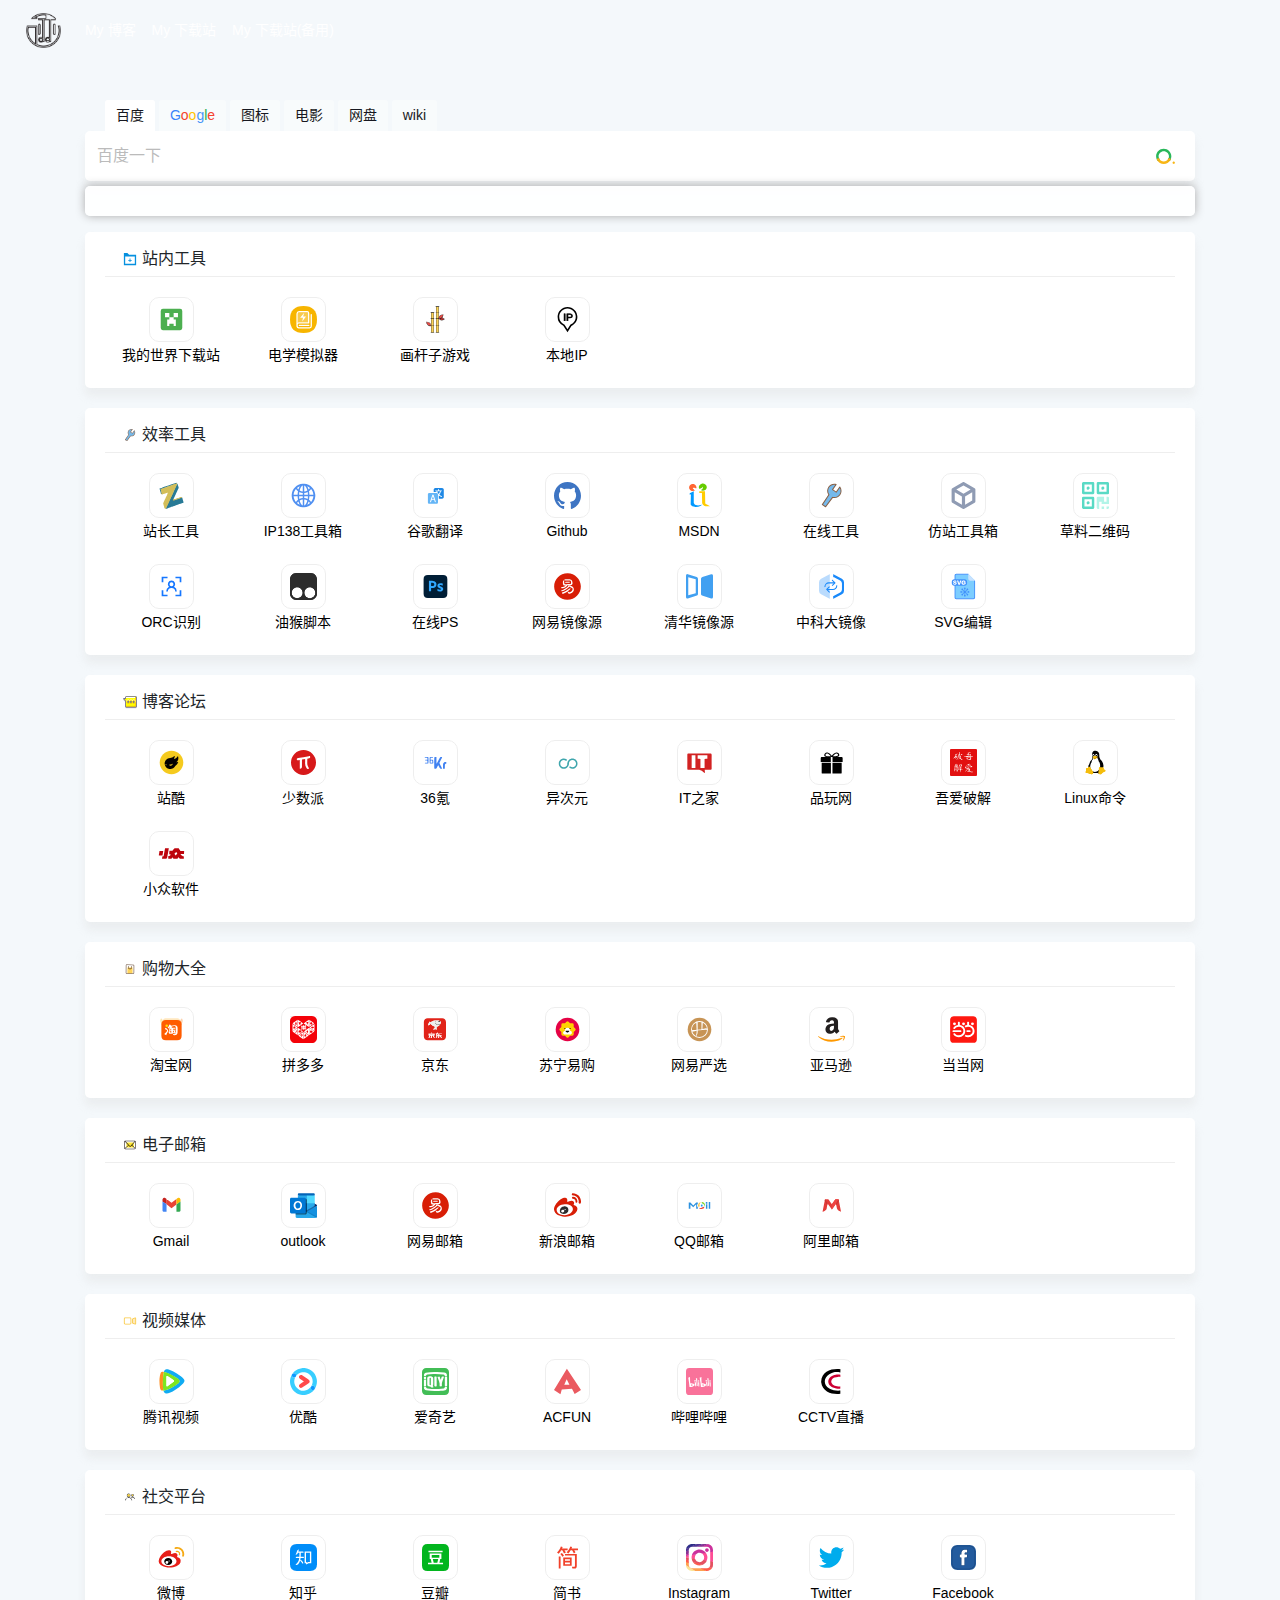
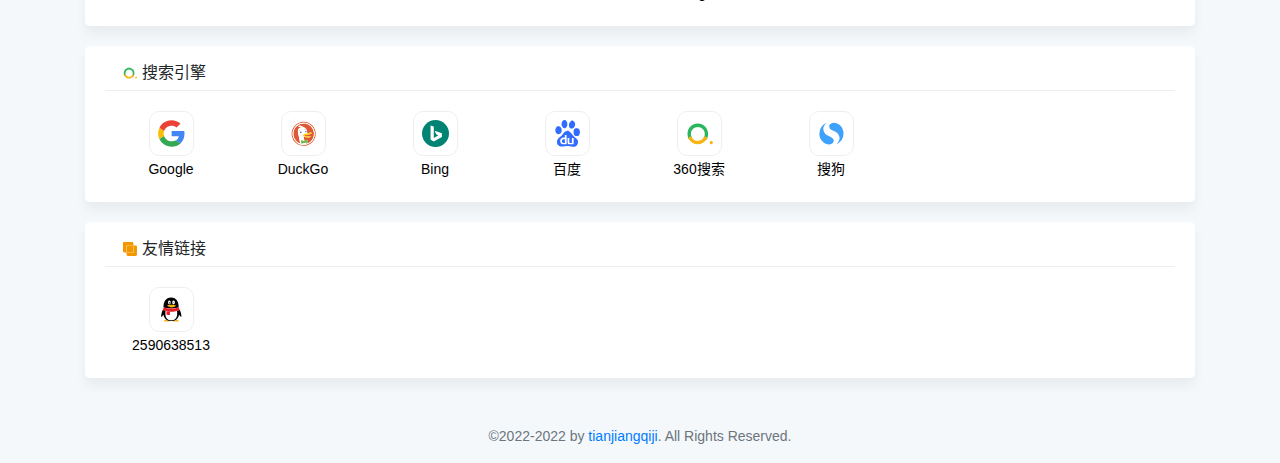
<file: index.html>
<!DOCTYPE html>
<html lang="zh-CN">

<head>
    <meta charset="UTF-8">
    <meta name="viewport" content="width=device-width, user-scalable=no, initial-scale=1.0, maximum-scale=1.0, minimum-scale=1.0">
    <title>天迹主站 | skyjee.cn</title>
    <link rel="apple-touch-icon-precomposed" href="images/280.png" />
    <meta name="msapplication-TileImage" content="images/280.png" />
    <link rel="shortcut icon" href="images/32.png" />
    <meta name="apple-mobile-web-app-capable" content="yes">
    <meta name="apple-touch-fullscreen" content="yes">
    <meta name="apple-mobile-web-app-status-bar-style" content="black">
    <meta name="full-screen" content="yes">
    <meta name="Keywords" content="天迹导航,博客,百度一下,工具箱" />
    <meta name="Description" content="天迹主站，聚合工具，博客，网站等内容的导航首页" />
    <!--UC强制全屏-->
    <meta name="browsermode" content="application">
    <!--UC应用模式-->
    <meta name="x5-fullscreen" content="true">
    <!--QQ强制全屏-->
    <meta name="x5-page-mode" content="app">
    <!--QQ应用模式-->
    <link rel="stylesheet" href="js/bootstrap.min.css" integrity="" >
    <link rel="stylesheet" id="font-awesome-css" href="js/all.min.css" type="text/css" media="all">
    <script src="js/jquery.min.js"></script>
    <script src="iconfont/iconfont.js"></script>
    <script src="js/sou.js"></script>
    <link rel='stylesheet' href='style.css'>
	<script async src="https://pagead2.googlesyndication.com/pagead/js/adsbygoogle.js?client=ca-pub-3389427101860893"
     crossorigin="anonymous"></script>
</head>

<body>
    <!--视频头部背景-->
    <div class="banner-video">
        <!--视频更换-->
		
        <video autoplay loop muted>
            <source src="https://ys.mihoyo.com/main/_nuxt/videos/3e78e80.mp4" type="video/mp4">
        </video
		
        <!--注释掉图片可换成视频版本-->
		
        <!--<img src="https://s3.bmp.ovh/imgs/2022/03/40767288d1dc3e74.jpg" alt="源分享">-->
		
        <div class="bottom-cover" style="background-image: linear-gradient(rgba(255， 255， 255， 0) 0%， rgb(244 248 251 / 0.6) 50%， rgb(244 248 251) 100%);"></div>
    </div>
    <!--topbar开始-->
    <style>
        .navbar-toggler svg {
            width: 24px;
            height: 24px;
        }
        
        .navbar-toggler .bi-list-nested {
            display: 无;
        }
        
        .navbar-toggler.collapsed .bi-list-nested {
            display: block;
        }
        
        .navbar-toggler.collapsed .bi-x {
            display: 无;
        }
        
        .navbar-toggler .bi-x {
            display: block;
        }
    </style>
    <nav class="navbar navbar-expand-lg navbar-light fixed-top" style="position: absolute; z-index: 10000;">
        <a class="navbar-brand" href="/"><img src="images/280.png" height="35" style=" margin-left: 10px;" alt="天际主页"></a>
        <button class="navbar-toggler collapsed" style="border: 无; outline: 无;" type="button" data-toggle="collapse" data-target="#navbarsExample05" aria-controls="navbarsExample05" aria-expanded="false" aria-label="Toggle navigation">
            <svg xmlns="http://www.w3.org/2000/svg" viewBox="0 0 16 16" class="bi bi-list-nested" fill="currentColor" id="list-nested">
                <path fill-rule="evenodd" d="M4.5 11.5A.5.5 0 015 11h10a.5.5 0 010 1H5a.5.5 0 01-.5-.5zm-2-4A.5.5 0 013 7h10a.5.5 0 010 1H3a.5.5 0 01-.5-.5zm-2-4A.5.5 0 011 3h10a.5.5 0 010 1H1a.5.5 0 01-.5-.5z"></path>
            </svg><span>
                <svg xmlns="http://www.w3.org/2000/svg" viewBox="0 0 16 16" class="bi bi-x" fill="currentColor" id="x">
                    <path fill-rule="evenodd" d="M11.854 4.146a.5.5 0 010 .708l-7 7a.5.5 0 01-.708-.708l7-7a.5.5 0 01.708 0z"></path>
                    <path fill-rule="evenodd" d="M4.146 4.146a.5.5 0 000 .708l7 7a.5.5 0 00.708-.708l-7-7a.5.5 0 00-.708 0z"></path>
                </svg><span>
        </button>
        <div class="collapse navbar-collapse" id="navbarsExample05">
            <ul class="navbar-nav mr-auto">
                <li class="nav-item active">
                    <a class="nav-link" href="https://day.skyjee.cn" target="_blant">My 博客</a>
                </li>
                <li class="nav-item">
                    <a class="nav-link" href="http://pan.skyjee.cn" target="_blant">My 下载站</a>
                </li>
		        <li class="nav-item">
                    <a class="nav-link" href="https://cloud.skyjee.cn" target="_blant">My 下载站(备用)</a>
			</li>
            </ul>
            <style>
                #he-plugin-simple {
                    z-index: 1000;
                }
            </style>
            <div id="he-plugin-simple"></div>
                <script>
                WIDGET = {
                  CONFIG: {
                    "modules": "01234"，
                    "background": 5，
                    "tmpColor": "FFFFFF"，
                    "tmpSize": 16，
                    "cityColor": "FFFFFF"，
                    "citySize": 16，
                    "aqiSize": 16，
                    "weatherIconSize": 24，
                    "alertIconSize": 18，
                    "padding": "10px 10px 10px 10px"，
                    "shadow": "1"，
                    "language": "auto"，
                    "borderRadius": 5，
                    "fixed": "false"，
                    "vertical": "middle"，
                    "horizontal": "center"，
                    "key": "c5039150889443638d3f1adf2b4cdafb"
                  }
                }
                </script>
                <script src="https://widget.qweather.net/simple/static/js/he-simple-common.js?v=2.0"></script>
            </div>
    </nav>
    <!--topbar结束-->
    <div class="container" style="margin-top: 100px; position: relative; z-index: 100;">
        <!--搜索开始-->
        <div id="search" class="s-search">
            <div id="search-list" class="hide-type-list">
                <div class="search-group group-a s-current" style="padding-left: 20px">
                    <ul class="search-type">
                        <li><input checked="" hidden="" type="radio" name="type" id="type-baidu" value="https://www.baidu.com/s?wd=" data-placeholder="百度一下"><label for="type-baidu"><span style="color:#171821">百度</span></label></li>
                        <li><input hidden="" type="radio" name="type" id="type-google" value="https://www.google.com.hk/search?hl=zh-CN&q=" data-placeholder="谷歌搜索"><label for="type-google"><span style="color:#3B83FA">G</span><span style="color:#F3442C">o</span><span style="color:#FFC300">o</span><span style="color:#4696F8">g</span><span style="color:#2CAB4E">l</span><span style="color:#F54231">e</span></label></li>
                        <li><input hidden="" type="radio" name="type" id="type-duck" value="https://www.iconfont.cn/search/index?searchType=icon&q=" data-placeholder="阿里icon库搜索"><label for="type-duck"><span style="color:#171821">图标</span></label></li>
                        <li><input hidden="" type="radio" name="type" id="type-quan" value="https://cupfox.app/search?key=" data-placeholder="全网电影资源搜索"><label for="type-quan"><span style="color:#171821">电影</span></label></li>
                        <li><input hidden="" type="radio" name="type" id="type-drive" value="https://www.pansoso.com/zh/" data-placeholder="影视、小说、网盘"><label for="type-drive"><span style="color:#171821">网盘</span></label></li>
						<li><input hidden="" type="radio" name="type" id="type-wiki" value="https://ww.wiki.fallingwaterdesignbuild.com/wiki/" data-placeholder="中文维基(wiki)百科搜索"><label for="type-wiki"><span style="color:#171821">wiki</span></label></li>
                    </ul>
                </div>
            </div>
            <form action="https://www.baidu.com/s?wd=" method="get" target="_blank" id="super-search-fm">
                <input type="text" id="search-text" placeholder="百度一下" style="outline:0" autocomplete="off">
                <button class="submit" type="submit"><svg style="width: 20px; height: 20px; margin:7px 0; color: #29f;" class="icon" aria-hidden="true">
                        <use xlink:href="#icon-sousuo"></use>
                    </svg><span></button>
                <ul id="word" style="display: 无;"></ul>
            </form>
            <div class="set-check hidden-xs">
                <input type="checkbox" id="set-search-blank" class="bubble-3" autocomplete="off">
            </div>
        </div>
        <!--搜索结束-->
		
		<ul class="mylist row">
            <li class="title"><svg class="icon" aria-hidden="true">
                <use xlink:href="#icon-gongjuxiang"></use>
              </svg>站内工具</li>
			<li class="col-3 col-sm-3 col-md-3 col-lg-1"><a rel="nofollow" href="https://pan.skyjee.cn/%E6%88%91%E7%9A%84%E4%B8%96%E7%95%8C%E6%96%87%E4%BB%B6/" target="_blank"><svg
                  class="icon" aria-hidden="true">
                  <use xlink:href="#icon-minecraft"></use>
                </svg><span>我的世界下载站</span></a></li>
            <li class="col-3 col-sm-3 col-md-3 col-lg-1"><a rel="nofollow" href="https://blog.skyjee.cn/home/it/" target="_blank"><svg
                  class="icon" aria-hidden="true">
                  <use xlink:href="#icon-dianxue"></use>
                </svg><span>电学模拟器</span></a></li>
			<li class="col-3 col-sm-3 col-md-3 col-lg-1"><a rel="nofollow" href="https://blog.skyjee.cn/home/game1/" target="_blank"><svg
                  class="icon" aria-hidden="true">
                  <use xlink:href="#icon-zhuzi"></use>
                </svg><span>画杆子游戏</span></a></li>
			<li class="col-3 col-sm-3 col-md-3 col-lg-1"><a rel="nofollow" href="/ip/" target="_blank"><svg
                  class="icon" aria-hidden="true">
                  <use xlink:href="#icon-ip"></use>
                </svg><span>本地IP</span></a></li>
          </ul>
		 
		 
        <ul class="mylist row">
            <li class="title"><svg class="icon" aria-hidden="true">
                <use xlink:href="#icon-gongju"></use>
              </svg>效率工具</li>
            <li class="col-3 col-sm-3 col-md-3 col-lg-1"><a rel="nofollow" href="http://tool.chinaz.com/" target="_blank"><svg
                  class="icon" aria-hidden="true">
                  <use xlink:href="#icon-zhanchanggongju"></use>
                </svg><span>站长工具</span></a></li>
            <li class="col-3 col-sm-3 col-md-3 col-lg-1"><a rel="nofollow" href="https://www.ip138.com/" target="_blank"><svg
                  class="icon" aria-hidden="true">
                  <use xlink:href="#icon-hulianwang"></use>
                </svg><span>IP138工具箱</span></a></li>
            <li class="col-3 col-sm-3 col-md-3 col-lg-1"><a rel="nofollow" href="https://translate.google.cn/?hl=zh-CN"
                target="_blank"><svg class="icon" aria-hidden="true">
                  <use xlink:href="#icon-fanyi"></use>
                </svg><span>谷歌翻译</span></a></li>
            <li class="col-3 col-sm-3 col-md-3 col-lg-1"><a rel="nofollow" href="https://github.com/" target="_blank"><svg
                  class="icon" aria-hidden="true">
                  <use xlink:href="#icon-github"></use>
                </svg><span>Github</span></a></li>
            <li class="col-3 col-sm-3 col-md-3 col-lg-1"><a rel="nofollow" href="https://msdn.itellyou.cn/" target="_blank"><svg
                  class="icon" aria-hidden="true">
                  <use xlink:href="#icon-MSDNxiazai"></use>
                </svg><span>MSDN</span></a></li>
            <li class="col-3 col-sm-3 col-md-3 col-lg-1"><a rel="nofollow" href="https://tool.lu/" target="_blank"><svg
                  class="icon" aria-hidden="true">
                  <use xlink:href="#icon-gongju"></use>
                </svg><span>在线工具</span></a></li>
            <li class="col-3 col-sm-3 col-md-3 col-lg-1"><a rel="nofollow" href="http://fztool.ptcms.com/" target="_blank"><svg
                  class="icon" aria-hidden="true">
                  <use xlink:href="#icon-gongju1"></use>
                </svg><span>仿站工具箱</span></a></li>
            <li class="col-3 col-sm-3 col-md-3 col-lg-1"><a rel="nofollow" href="https://cli.im/" target="_blank"><svg
                  class="icon" aria-hidden="true">
                  <use xlink:href="#icon-erweima1"></use>
                </svg><span>草料二维码</span></a></li>
            <li class="col-3 col-sm-3 col-md-3 col-lg-1"><a rel="nofollow" href="https://app.xunjiepdf.com/ocr/" target="_blank"><svg
                  class="icon" aria-hidden="true">
                  <use xlink:href="#icon-shenfenshibierenzheng"></use>
                </svg><span>ORC识别</span></a></li>
			<li class="col-3 col-sm-3 col-md-3 col-lg-1"><a rel="nofollow" href="https://greasyfork.org/zh-CN/" target="_blank"><svg
                  class="icon" aria-hidden="true">
                  <use xlink:href="#icon-youhou"></use>
                </svg><span>油猴脚本</span></a></li>
            <li class="col-3 col-sm-3 col-md-3 col-lg-1"><a rel="nofollow" href="https://ps.gaoding.com/#/" target="_blank"><svg
                  class="icon" aria-hidden="true">
                  <use xlink:href="#icon-a-adobephotoshop"></use>
                </svg><span>在线PS</span></a></li>
            <li class="col-3 col-sm-3 col-md-3 col-lg-1"><a rel="nofollow" href="http://mirrors.163.com/" target="_blank"><svg
                  class="icon" aria-hidden="true">
                  <use xlink:href="#icon-wangyi"></use>
                </svg><span>网易镜像源</span></a></li>
            <li class="col-3 col-sm-3 col-md-3 col-lg-1"><a rel="nofollow" href="https://mirrors.tuna.tsinghua.edu.cn/" target="_blank"><svg
                  class="icon" aria-hidden="true">
                  <use xlink:href="#icon-jingxiang"></use>
                </svg><span>清华镜像源</span></a></li>
            <li class="col-3 col-sm-3 col-md-3 col-lg-1"><a rel="nofollow" href="https://mirrors.ustc.edu.cn/" target="_blank"><svg
                  class="icon" aria-hidden="true">
                  <use xlink:href="#icon-rongqijingxiangzhongxin"></use>
                </svg><span>中科大镜像</span></a></li>
            <li class="col-3 col-sm-3 col-md-3 col-lg-1"><a rel="nofollow" href="https://c.runoob.com/more/svgeditor/" target="_blank"><svg
                  class="icon" aria-hidden="true">
                  <use xlink:href="#icon-svg"></use>
                </svg><span>SVG编辑</span></a></li>
          </ul>
        
          <ul class="mylist row">
            <li class="title"><svg class="icon" aria-hidden="true">
                <use xlink:href="#icon-a-pinglunluntanxiaoxixinxitaolun"></use>
              </svg>博客论坛</li>
            <li class="col-3 col-sm-3 col-md-3 col-lg-1"><a rel="nofollow" href="https://www.zcool.com.cn/" target="_blank"><svg
                  class="icon" aria-hidden="true">
                  <use xlink:href="#icon-ZCOOL"></use>
                </svg><span>站酷</span></a></li>
            <li class="col-3 col-sm-3 col-md-3 col-lg-1"><a rel="nofollow" href="https://sspai.com/" target="_blank"><svg
                  class="icon" aria-hidden="true">
                  <use xlink:href="#icon-sspai"></use>
                </svg><span>少数派</span></a></li>
            <li class="col-3 col-sm-3 col-md-3 col-lg-1"><a rel="nofollow" href="https://www.36kr.com/" target="_blank"><svg
                  class="icon" aria-hidden="true">
                  <use xlink:href="#icon-logo1"></use>
                </svg><span>36氪</span></a></li>
            <li class="col-3 col-sm-3 col-md-3 col-lg-1"><a rel="nofollow" href="https://www.iplaysoft.com/" target="_blank"><svg
                  class="icon" aria-hidden="true">
                  <use xlink:href="#icon-wuxian"></use>
                </svg><span>异次元</span></a></li>
            <li class="col-3 col-sm-3 col-md-3 col-lg-1"><a rel="nofollow" href="https://www.ithome.com/" target="_blank"><svg
                  class="icon" aria-hidden="true">
                  <use xlink:href="#icon-ithome"></use>
                </svg><span>IT之家</span></a></li>
            <li class="col-3 col-sm-3 col-md-3 col-lg-1"><a rel="nofollow" href="https://www.pingwest.com/" target="_blank"><svg
                  class="icon" aria-hidden="true">
                  <use xlink:href="#icon-lipinwanju-"></use>
                </svg><span>品玩网</span></a></li>
            <li class="col-3 col-sm-3 col-md-3 col-lg-1"><a rel="nofollow" href="https://www.52pojie.cn/" target="_blank"><svg
                  class="icon" aria-hidden="true">
                  <use xlink:href="#icon-wuai"></use>
                </svg><span>吾爱破解</span></a></li>
            <li class="col-3 col-sm-3 col-md-3 col-lg-1"><a rel="nofollow" href="https://wangchujiang.com/linux-command/" target="_blank"><svg
                  class="icon" aria-hidden="true">
                  <use xlink:href="#icon-linux"></use>
                </svg><span>Linux命令</span></a></li>
            <li class="col-3 col-sm-3 col-md-3 col-lg-1"><a rel="nofollow" href="https://www.appinn.com/" target="_blank"><svg
                  class="icon" aria-hidden="true">
                  <use xlink:href="#icon-logo"></use>
                </svg><span>小众软件</span></a></li>
          </ul>
        
          <ul class="mylist row">
            <li class="title"><svg class="icon" aria-hidden="true">
                <use xlink:href="#icon-gouwu"></use>
              </svg>购物大全</li>
            <li class="col-3 col-sm-3 col-md-3 col-lg-1"><a rel="nofollow" href="https://www.taobao.com/?pid=mm_42906684_606250477_109128500301"
                target="_blank"><svg class="icon" aria-hidden="true">
                  <use xlink:href="#icon-taobao"></use>
                </svg><span>淘宝网</span></a></li>
            <li class="col-3 col-sm-3 col-md-3 col-lg-1"><a rel="nofollow" href="https://youhui.pinduoduo.com/" target="_blank"><svg
                  class="icon" aria-hidden="true">
                  <use xlink:href="#icon-fhdpc_px_pinduoduo"></use>
                </svg><span>拼多多</span></a></li>
            <li class="col-3 col-sm-3 col-md-3 col-lg-1"><a rel="nofollow" href="https://www.jd.com" target="_blank"><svg
                  class="icon" aria-hidden="true">
                  <use xlink:href="#icon-jingdongicon-"></use>
                </svg><span>京东</span></a></li>
            <li class="col-3 col-sm-3 col-md-3 col-lg-1"><a rel="nofollow" href="https://www.suning.com/" target="_blank"><svg
                  class="icon" aria-hidden="true">
                  <use xlink:href="#icon-suningyigou"></use>
                </svg><span>苏宁易购</span></a></li>
            <li class="col-3 col-sm-3 col-md-3 col-lg-1"><a rel="nofollow" href="http://you.163.com/" target="_blank"><svg
                  class="icon" aria-hidden="true">
                  <use xlink:href="#icon-wangyiyanxuan"></use>
                </svg><span>网易严选</span></a></li>
            <li class="col-3 col-sm-3 col-md-3 col-lg-1"><a rel="nofollow" href="https://www.amazon.com/" target="_blank"><svg
                  class="icon" aria-hidden="true">
                  <use xlink:href="#icon-yamaxun"></use>
                </svg><span>亚马逊</span></a></li>
            <li class="col-3 col-sm-3 col-md-3 col-lg-1"><a rel="nofollow" href="http://www.dangdang.com/" target="_blank"><svg
                  class="icon" aria-hidden="true">
                  <use xlink:href="#icon-dangdang"></use>
                </svg><span>当当网</span></a></li>
          </ul>
        
          <ul class="mylist row">
            <li class="title"><svg class="icon" aria-hidden="true">
                <use xlink:href="#icon-youxiang"></use>
              </svg>电子邮箱</li>
            <li class="col-3 col-sm-3 col-md-3 col-lg-1"><a rel="nofollow" href="https://mail.google.com/mail/u/0/#inbox"
                target="_blank"><svg class="icon" aria-hidden="true">
                  <use xlink:href="#icon-gmail"></use>
                </svg><span>Gmail</span></a></li>
            <li class="col-3 col-sm-3 col-md-3 col-lg-1"><a rel="nofollow" href="https://outlook.live.com/mail/" target="_blank"><svg
                  class="icon" aria-hidden="true">
                  <use xlink:href="#icon-outlook"></use>
                </svg><span>outlook</span></a></li>
            <li class="col-3 col-sm-3 col-md-3 col-lg-1"><a rel="nofollow" href="https://email.163.com/" target="_blank"><svg
                  class="icon" aria-hidden="true">
                  <use xlink:href="#icon-wangyi"></use>
                </svg><span>网易邮箱</span></a></li>
            <li class="col-3 col-sm-3 col-md-3 col-lg-1"><a rel="nofollow" href="https://mail.sina.com.cn/" target="_blank"><svg
                  class="icon" aria-hidden="true">
                  <use xlink:href="#icon-xinlangyouxiang_24"></use>
                </svg><span>新浪邮箱</span></a></li>
            <li class="col-3 col-sm-3 col-md-3 col-lg-1"><a rel="nofollow" href="https://mail.qq.com/" target="_blank"><svg
                  class="icon" aria-hidden="true">
                  <use xlink:href="#icon-QQyouxiang"></use>
                </svg><span>QQ邮箱</span></a></li>
            <li class="col-3 col-sm-3 col-md-3 col-lg-1"><a rel="nofollow" href="https://mail.aliyun.com/" target="_blank"><svg
                  class="icon" aria-hidden="true">
                  <use xlink:href="#icon-aliyouxiang-copy"></use>
                </svg><span>阿里邮箱</span></a></li>
          </ul>
        
          <ul class="mylist row">
            <li class="title"><svg class="icon" aria-hidden="true">
                <use xlink:href="#icon-shipin"></use>
              </svg>视频媒体</li>
            <li class="col-3 col-sm-3 col-md-3 col-lg-1"><a rel="nofollow" href="https://v.qq.com/" target="_blank"><svg
                  class="icon" aria-hidden="true">
                  <use xlink:href="#icon-tencent"></use>
                </svg><span>腾讯视频</span></a></li>
            <li class="col-3 col-sm-3 col-md-3 col-lg-1"><a rel="nofollow" href="https://www.youku.com/" target="_blank"><svg
                  class="icon" aria-hidden="true">
                  <use xlink:href="#icon-youku"></use>
                </svg><span>优酷</span></a></li>
            <li class="col-3 col-sm-3 col-md-3 col-lg-1"><a rel="nofollow" href="https://www.iqiyi.com/" target="_blank"><svg
                  class="icon" aria-hidden="true">
                  <use xlink:href="#icon-aiqiyi"></use>
                </svg><span>爱奇艺</span></a></li>
            <li class="col-3 col-sm-3 col-md-3 col-lg-1"><a rel="nofollow" href="http://www.acfun.cn/index.html" target="_blank"><svg
                  class="icon" aria-hidden="true">
                  <use xlink:href="#icon-acfun"></use>
                </svg><span>ACFUN</span></a></li>
            <li class="col-3 col-sm-3 col-md-3 col-lg-1"><a rel="nofollow" href="https://www.bilibili.com/" target="_blank"><svg
                  class="icon" aria-hidden="true">
                  <use xlink:href="#icon-bilibili"></use>
                </svg><span>哔哩哔哩</span></a></li>
            <li class="col-3 col-sm-3 col-md-3 col-lg-1"><a rel="nofollow" href="https://tv.cctv.com/live/index.shtml" target="_blank"><svg class="icon" aria-hidden="true">
                  <use xlink:href="#icon-cctv"></use>
                </svg><span>CCTV直播</span></a></li>
          </ul>
        
          <ul class="mylist row">
            <li class="title"><svg class="icon" aria-hidden="true">
                <use xlink:href="#icon-social"></use>
              </svg>社交平台</li>
            <li class="col-3 col-sm-3 col-md-3 col-lg-1"><a rel="nofollow" href="https://www.weibo.com" target="_blank"><svg
                  class="icon" aria-hidden="true">
                  <use xlink:href="#icon-weibo"></use>
                </svg><span>微博</span></a></li>
            <li class="col-3 col-sm-3 col-md-3 col-lg-1"><a rel="nofollow" href="https://www.zhihu.com/" target="_blank"><svg
                  class="icon" aria-hidden="true">
                  <use xlink:href="#icon-zhihu"></use>
                </svg><span>知乎</span></a></li>
            <li class="col-3 col-sm-3 col-md-3 col-lg-1"><a rel="nofollow" href="https://www.douban.com/" target="_blank"><svg
                  class="icon" aria-hidden="true">
                  <use xlink:href="#icon-douban"></use>
                </svg><span>豆瓣</span></a></li>
            <li class="col-3 col-sm-3 col-md-3 col-lg-1"><a rel="nofollow" href="https://www.jianshu.com/" target="_blank"><svg
                  class="icon" aria-hidden="true">
                  <use xlink:href="#icon-jianshu"></use>
                </svg><span>简书</span></a></li>
            <li class="col-3 col-sm-3 col-md-3 col-lg-1"><a rel="nofollow" href="https://www.instagram.com" target="_blank"><svg
                  class="icon" aria-hidden="true">
                  <use xlink:href="#icon-githair-instagram"></use>
                </svg><span>Instagram</span></a></li>
            <li class="col-3 col-sm-3 col-md-3 col-lg-1"><a rel="nofollow" href="https://www.twitter.com" target="_blank"><svg
                  class="icon" aria-hidden="true">
                  <use xlink:href="#icon-twitter"></use>
                </svg><span>Twitter</span></a></li>
            <li class="col-3 col-sm-3 col-md-3 col-lg-1"><a rel="nofollow" href="https://www.facebook.com" target="_blank"><svg
                  class="icon" aria-hidden="true">
                  <use xlink:href="#icon-facebook"></use>
                </svg><span>Facebook</span></a></li>
          </ul>
        
          <ul class="mylist row">
            <li class="title"><svg class="icon" aria-hidden="true">
                <use xlink:href="#icon-sousuo"></use>
              </svg>搜索引擎</li>
            <li class="col-3 col-sm-3 col-md-3 col-lg-1"><a rel="nofollow" href="http://scholar.hedasudi.com/" target="_blank"><svg
                  class="icon" aria-hidden="true">
                  <use xlink:href="#icon-google"></use>
                </svg><span>Google</span></a></li>
            <li class="col-3 col-sm-3 col-md-3 col-lg-1"><a rel="nofollow" href="https://www.duckduckgoog.com/" target="_blank"><svg
                  class="icon" aria-hidden="true">
                  <use xlink:href="#icon-duckduckgo"></use>
                </svg><span>DuckGo</span></a></li>
            <li class="col-3 col-sm-3 col-md-3 col-lg-1"><a rel="nofollow" href="https://www.bing.com/" target="_blank"><svg
                  class="icon" aria-hidden="true">
                  <use xlink:href="#icon-Bing"></use>
                </svg><span>Bing</span></a></li>
            <li class="col-3 col-sm-3 col-md-3 col-lg-1"><a rel="nofollow" href="https://www.baidu.com/" target="_blank"><svg
                  class="icon" aria-hidden="true">
                  <use xlink:href="#icon-baidu"></use>
                </svg><span>百度</span></a></li>
            <li class="col-3 col-sm-3 col-md-3 col-lg-1"><a rel="nofollow" href="https://www.so.com/" target="_blank"><svg
                  class="icon" aria-hidden="true">
                  <use xlink:href="#icon-sousuo"></use>
                </svg><span>360搜索</span></a></li>
            <li class="col-3 col-sm-3 col-md-3 col-lg-1"><a rel="nofollow" href="https://www.sogou.com/" target="_blank"><svg
                  class="icon" aria-hidden="true">
                  <use xlink:href="#icon-sougou"></use>
                </svg><span>搜狗</span></a></li>
          </ul>
	
        <ul class="mylist row">
            <li class="title"><svg class="icon" aria-hidden="true">
                <use xlink:href="#icon-_lianjie"></use>
              </svg>友情链接</li>
            <li class="col-3 col-sm-3 col-md-3 col-lg-1"><a rel="nofollow" href="http://wpa.qq.com/msgrd?v=3&uin=2590638513&site=qq&menu=yes" target="_blank"><svg
                  class="icon" aria-hidden="true">
                  <use xlink:href="#icon-QQ"></use>
                </svg><span>2590638513</span></a></li>
          </ul>
    </div>
	
	
    <p class="mt-5 mb-3 text-muted text-center">©2022-2022 by <a href="http://www.tianjiangqiji.top/">tianjiangqiji</a>. All Rights Reserved. <!--<a target="_blank" rel="noopener noreferrer" href="http://beian.miit.gov.cn">陕CP备2022001613号</a></p>-->

    <script>
    eval(function(e, t, a, c, i, n) {
        if (i = function(e) {
                return (e < t ? "" : i(parseInt(e / t))) + (35 < (e %= t) ? String.fromCharCode(e + 29) : e.toString(36))
            }, !"".replace(/^/, String)) {
            for (; a--;) n[i(a)] = c[a] || i(a);
            c = [function(e) {
                return n[e]
            }], i = function() {
                return "\\w+"
            }, a = 1
        }
        for (; a--;) c[a] && (e = e.replace(new RegExp("\\b" + i(a) + "\\b", "g"), c[a]));
        return e
    }('!2(){2 g(){h(),i(),j(),k()}2 h(){d.9=s()}2 i(){z a=4.8(\'A[B="7"][5="\'+p()+\'"]\');a&&(a.9=!0,l(a))}2 j(){v(u())}2 k(){w(t())}2 l(a){P(z b=0;b<e.O;b++)e[b].I.1c("s-M");a.F.F.F.I.V("s-M")}2 m(a,b){E.H.S("L"+a,b)}2 n(a){6 E.H.Y("L"+a)}2 o(a){f=a.3,v(u()),w(a.3.5),m("7",a.3.5),c.K(),l(a.3)}2 p(){z b=n("7");6 b||a[0].5}2 q(a){m("J",a.3.9?1:-1),x(a.3.9)}2 r(a){6 a.11(),""==c.5?(c.K(),!1):(w(t()+c.5),x(s()),s()?E.U(b.G,+T X):13.Z=b.G,10 0)}2 s(){z a=n("J");6 a?1==a:!0}2 t(){6 4.8(\'A[B="7"]:9\').5}2 u(){6 4.8(\'A[B="7"]:9\').W("14-N")}2 v(a){c.1e("N",a)}2 w(a){b.G=a}2 x(a){a?b.3="1a":b.16("3")}z y,a=4.R(\'A[B="7"]\'),b=4.8("#18-C-19"),c=4.8("#C-12"),d=4.8("#17-C-15"),e=4.R(".C-1b"),f=a[0];P(g(),y=0;y<a.O;y++)a[y].D("Q",o);d.D("Q",q),b.D("1d",r)}();', 62, 77, "||function|target|document|value|return|type|querySelector|checked||||||||||||||||||||||||||var|input|name|search|addEventListener|window|parentNode|action|localStorage|classList|newWindow|focus|superSearch|current|placeholder|length|for|change|querySelectorAll|setItem|new|open|add|getAttribute|Date|getItem|href|void|preventDefault|text|location|data|blank|removeAttribute|set|super|fm|_blank|group|remove|submit|setAttribute".split("|"), 0, {}));
    </script>
    <script src="https://cdn.jsdelivr.net/npm/bootstrap@4.5.0/dist/js/bootstrap.min.js" integrity="sha384-OgVRvuATP1z7JjHLkuOU7Xw704+h835Lr+6QL9UvYjZE3Ipu6Tp75j7Bh/kR0JKI" crossorigin="anonymous"></script>

    <div id="clickCanvas" style=" position:fixed;left:0;top:0;z-index:999999999;pointer-events:none;"></div>
    <script src="js/canvas.js"></script>
     
    <!-- 返回顶部 -->
    <div class="actGotop"><a href="javascript:;" title="返回顶部"></a></div>
    <script type="text/javascript">
    $(function(){   
        $(window).scroll(function() {       
            if($(window).scrollTop() >= 100){ //向下滚动像素大于这个值时，即出现小火箭~
                $('.actGotop').fadeIn(300); //火箭淡入的时间，越小出现的越快~
            }else{    
                $('.actGotop').fadeOut(300); //火箭淡出的时间，越小消失的越快~
            }  
        });
        $('.actGotop').click(function(){$('html,body').animate({scrollTop: '0px'}, 800);}); //火箭动画停留时间，越小消失的越快~
    });
    </script>
    <!-- 代码 结束 -->

</body>

</html>
</file>
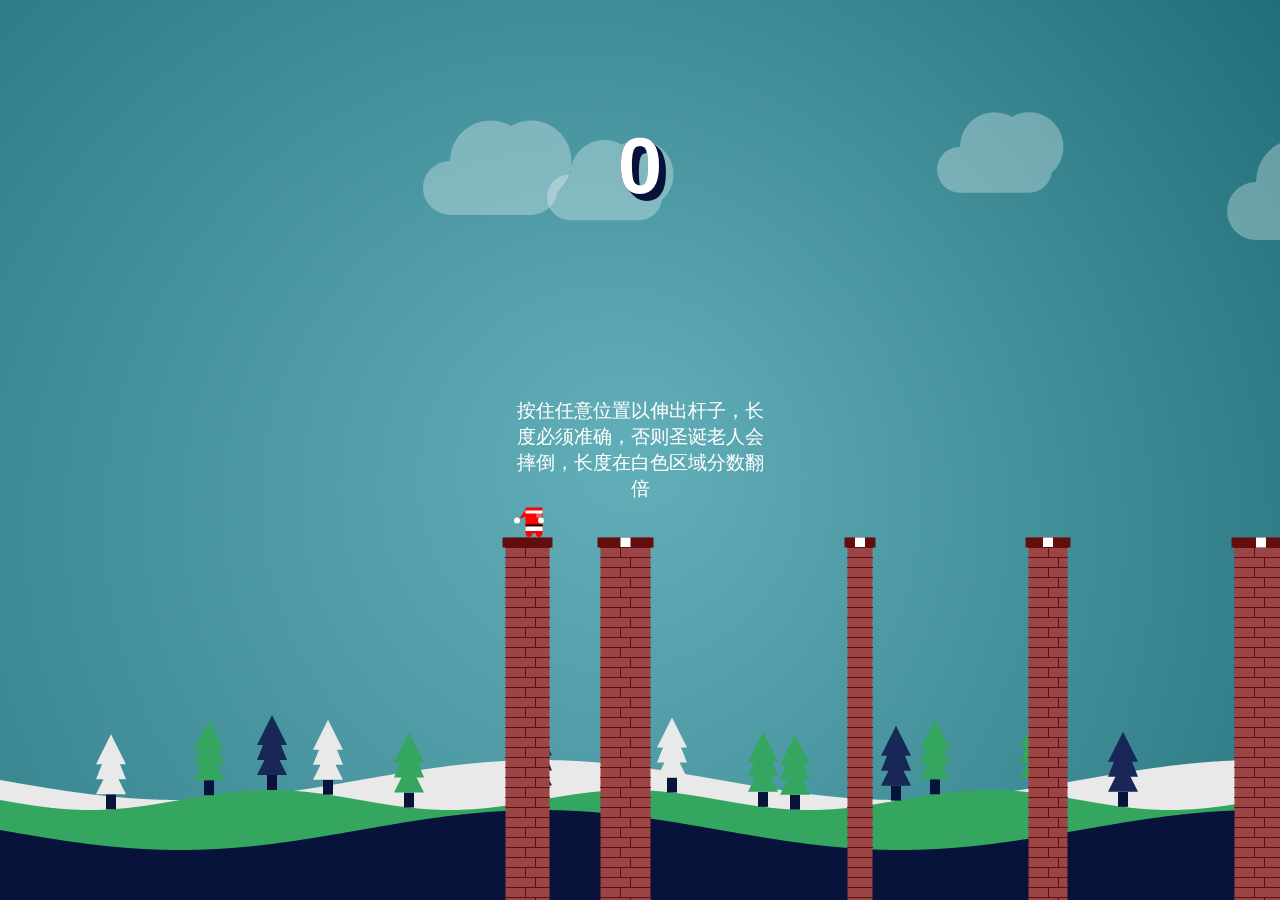
<file: game1/index.html>
﻿<!DOCTYPE html>
<html lang="en" >
<head>
<meta charset="UTF-8">
<title>画杆子 | GAME 1 | 天迹主页</title>
<link rel="stylesheet" href="css/style.css">

</head>
<body>

<script  src="js/script.js"></script>

</div>
</body>
</html>
</file>
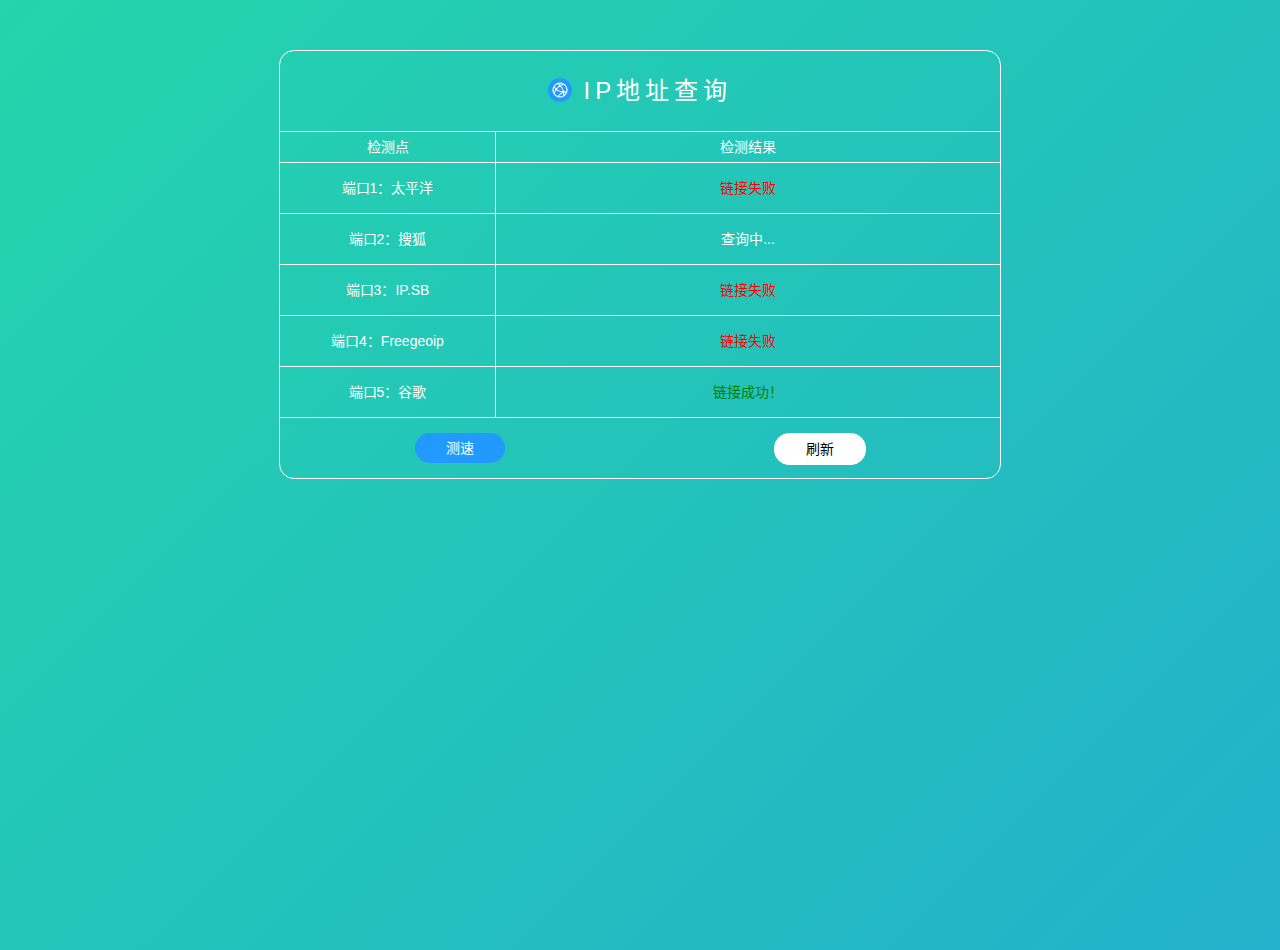
<file: ip/index.html>
<!DOCTYPE html>
<html lang="zh-cn">

<head>
    <meta charset="UTF-8">
    <meta name="viewport" content="width=device-width, user-scalable=no, initial-scale=1.0, maximum-scale=1.0, minimum-scale=1.0">
    <meta http-equiv="Content-Security-Policy" content="upgrade-insecure-requests">
    <title>IP检测</title>
    <link rel="icon" href="logo.png" sizes="192x192" />
    <link rel="icon" href="logo.png" sizes="32x32" />
    <link rel="apple-touch-icon-precomposed" href="logo.png" />
    <meta name="msapplication-TileImage" content="logo.png" />
    <link rel="shortcut icon" href="logo.png" type="image/x-icon">
    <meta name="referrer" content="no-referrer" />
    <meta http-equiv="X-UA-Compatible" content="IE=9; IE=8; IE=7; IE=EDGE;chrome=1">
    <meta http-equiv="Cache-Control" content="no-transform" />
    <meta http-equiv="Cache-Control" content="no-siteapp" />
    <!-- 强制移动设备以app模式打开页面(即在移动设备下全屏，仅支持部分浏览器) -->
    <meta name="apple-mobile-web-app-capable" content="yes">
    <meta name="apple-touch-fullscreen" content="yes">
    <meta name="apple-mobile-web-app-status-bar-style" content="black">
    <meta name="full-screen" content="yes">
    <!--UC强制全屏-->
    <meta name="browsermode" content="application">
    <!--UC应用模式-->
    <meta name="x5-fullscreen" content="true">
    <!--QQ强制全屏-->
    <meta name="x5-page-mode" content="app">
    <!--QQ应用模式-->
    <style>
    * {
        padding: 0;
        margin: 0;
        outline: none;
    }

    html,
    body {
        width: 100%;
        height: 100%;
    }

    body {
        /*  background: #fff;*/
        color: #fff;
    }

    body {
        background: linear-gradient(-45deg, #ee7752, #e73c7e, #23a6d5, #23d5ab);
        background-size: 400% 400%;
        animation: gradient 15s ease infinite;
    }

    @keyframes gradient {
        0% {
            background-position: 0% 50%;
        }

        50% {
            background-position: 100% 50%;
        }

        100% {
            background-position: 0% 50%;
        }
    }

    img {
        vertical-align: middle;
        margin-top: -2px;
    }

    ul {
        list-style: none;
        width: calc(100% - 60px);
        max-width: 720px;
        line-height: 26px;
        position: relative;
        margin: 50px auto 0;
        display: block;
        border: 1px solid #fff;
        border-radius: 15px;
    }

    li {
        width: 100%;
        display: block;
        float: left;
        text-align: center;
        font-family: Helvetica, Arial, sans-serif;
        font-size: 14px;
        border-bottom: 1px solid #fff;
        height: 50px;
        line-height: 50px;
    }

    li:nth-child(2) {
        height: 30px;
        line-height: 30px;
    }

    li:last-child {
        border: none;
        clear: both;
        float: none;
    }

    span {
        display: block;
        width: 70%;
        float: left;
        height: 100%;
        overflow: hidden;
    }

    li span:nth-child(1) {
        border-right: 1px solid #fff;
        width: calc(30% - 1px);
    }

    span a {
        display: block;
        width: 90px;
        height: 30px;
        font-size: 14px;
        line-height: 30px;
        border: 1px solid #fff;
        border-radius: 15px;
        color: #000;
        cursor: pointer;
        overflow: hidden;
        margin: 15px auto 0;
        text-decoration: none;
        background:#fff;
    }

    span a:active {
        border-color: #fff;
        box-shadow: 0 1px 20px 0 rgba(60, 60, 60, 0.1)
    }

    .flag {
        display: inline-block;
        height: 12px;
    }

    .other {
        width: 100%;
        margin: 20px auto;
        font-size: 12px;
        line-height: 30px;
        text-align: center;
    }
    </style>
    <script src="https://cdn.jsdelivr.net/npm/jquery@3.3.1/dist/jquery.min.js"></script>
</head>

<body>
    <ul>
        <li style="font-size: 24px; height: 80px; line-height: 80px; letter-spacing: 5px;"><img src="logo.png" height="24" style="display: inline-block; margin-top: -6px; border-radius: 50%;"> IP地址查询</li>
        <li>
            <span height="30" width="20%">检测点</span>
            <span width="40%">检测结果</span>
        </li>
        <li>
            <span>端口1：太平洋</span>
            <span id="pconline">查询中...
            </span>
        </li>
        <li>
            <span>端口2：搜狐</span>
            <span id="sohu">查询中...
            </span>
        </li>
        <li>
            <span>端口3：IP.SB</span>
            <span id="ipsb">查询中...
            </span>
        </li>
        <li>
            <span>端口4：Freegeoip</span>
            <span id="freegeoip">查询中...
            </span>
        </li>
        <li>
            <span>端口5：谷歌</span>
            <span id="appspot">查询中...
            </span>
        </li>
        <li style="height: 60px;">
            <span style="border: none; width: 50%;">
                <a style="background: #29f; color: #fff; border: none;" href="https://plugin.speedtest.cn/#/" target="_blank">测速</a>
            </span>
            <span style="border: none; width: 50%;">
                <a href="javascript:window.location.reload();">刷新</a>
            </span>
        </li>
    </ul>
    <script>
    $(document).ready(function() {
        $.ajax({
            //太平洋 ip接口
            url: "https://whois.pconline.com.cn/ipJson.jsp",
            dataType: "jsonp",
            timeout: 5000,
            success: function(re) {
                $("#pconline").html(re.ip + "&nbsp;|&nbsp;" + re.city);
            },
            error: function() {
                $("#pconline").html("<font color='red'>链接失败</font>");
            },
            complete: function() {},
        });
        $.ajax({
            url: "https://api-ipv4.ip.sb/geoip",
            dataType: "jsonp",
            timeout: 5000,
            success: function(re) {
                $("#ipsb").html(re.ip + "&nbsp;|&nbsp;" + re.country + "&nbsp;&nbsp;<img class='flag' src='https://cdn.jsdelivr.net/gh/5iux/dyimg/flag/" + re.country_code+".svg'>");
            },
            error: function() {
                $("#ipsb").html("<font color='red'>链接失败</font>");
            },
            complete: function() {},
        });
        $.ajax({
            url: "https://freegeoip.app/json/",
            dataType: "jsonp",
            timeout: 5000,
            success: function(re) {
                $("#freegeoip").html(re.ip + "&nbsp;|&nbsp;" + re.country_code + "&nbsp;&nbsp;<img class='flag' src='https://cdn.jsdelivr.net/gh/5iux/dyimg/flag/" + re.country_code+".svg'>");
            },
            error: function() {
                $("#freegeoip").html("<font color='red'>链接失败</font>");
            },
            complete: function() {},
        });

        function ping(url) {
            var img = new Image();
            var start = new Date().getTime();
            img.src = url + start;
            var flag = false; //无法访问
            img.onload = function() {
                flag = true;
                $("#appspot").html("<font color='green'>链接成功！</font>");
            };
            img.onerror = function() {
                flag = true;
                $("#appspot").html("<font color='green'>链接成功！</font>");
            };
            var timer = setTimeout(function() {
                if (!flag) { //如果真的无法访问
                    flag = false;
                    $("#appspot").html("<font color='red'>链接失败</font>");
                }
            }, 1500);
        }

        $.ajax({
            url: "https://ipquery.et.r.appspot.com",
            dataType: "jsonp",
            timeout: 5000,
            success: function(re) {
                $("#appspot").html(re.address + "&nbsp;|&nbsp;" + re.geographical + "&nbsp;&nbsp;" + re.flag);
            },
            error: function(re) {
                var d = new Date().getTime();
                ping('https://www.google.com/favicon.ico?t=' + d);

                $("#appspot").html("<font color='red'>链接失败，也可能由于被墙</font>");
            },
            complete: function() {},
        });
    });
    </script>
    <script src="https://pv.sohu.com/cityjson?ie=utf-8"></script>
    <script>
    $("#sohu").html(returnCitySN.cip + "&nbsp;|&nbsp;" + returnCitySN.cname);
    </script>
</body>

</html>
</file>
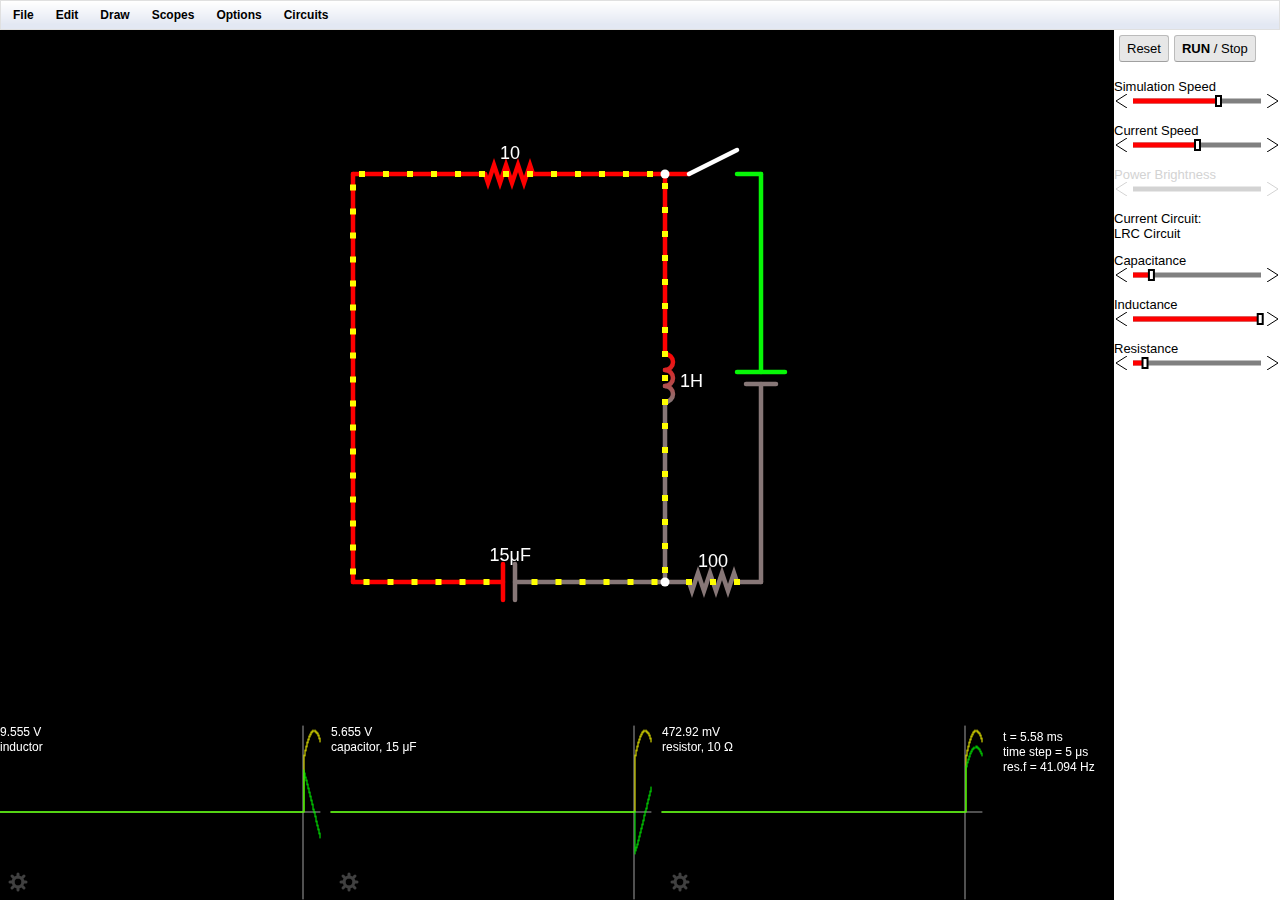
<file: it/index.html>
<!DOCTYPE html>
<html>
  <head>
  
    <!-- Properties can be specified to influence deferred binding -->
    <meta name='gwt:property' content='locale=en_UK	'>
    
    
    <!-- Titles are optional, but useful -->
    <title></title>

<style>
.disabled {
	color: lightgray
}
.topSpace {
	margin-top: 12px;
}
.cursorPointer {
   cursor: default;
}
.cursorCross {
   cursor: crosshair;
}

.cursorSplitter {
   cursor: row-resize;
}

.gwt-MenuItem-disabled {
	color: lightgray;
}
.offScreen {
	position: absolute;
	right: 101%;
	overflow: hidden;
}
.gwt-Frame{
	scrolling="no";
	border: 0px !important;
}

.gwt-MenuItem {
	font-size: 12px !important;
}

.gwt-MenuBar-horizontal {
	font-size: 12px !important;
	}
	
.gwt-Label-selected {
	font-size: 1.3em;
	font-weight: 700;
	border-top: 1px solid black;
	border-bottom: 1px solid black;
}
.gwt-Label-1off {
	color: DarkGray;
}

.gwt-Label-2off {
	font-size:0.8em;
	color: LightGray;
}

.gwt-Label-current {
}

.topButton-red {
    margin-top: 5px;
    margin-bottom: 5px;
    margin-left:5px;
    padding: 5px 7px;
    text-decoration: none;
    color: #ffffff;
    cursor: pointer;
    cursor: hand;
    font-size: small;
    background-color: #ff0000; 
    border: 1px solid #bbb;
    border-bottom: 1px solid #a0a0a0;
    border-radius: 3px;
    -moz-border-radius: 3px;
}

.topButton {
    margin-top: 5px;
    margin-bottom: 5px;
    margin-left:5px;
    padding: 5px 7px;
    text-decoration: none;
    cursor: pointer;
    cursor: hand;
    font-size: small;
    background-color: #e7e7e7; 
    border: 1px solid #bbb;
    border-bottom: 1px solid #a0a0a0;
    border-radius: 3px;
    -moz-border-radius: 3px;
}

</style>
</head>
  <body>
  <!-- Include the next line to allow support for dropbox import/export. You will need your own app key. -->
  <!--<script type="text/javascript" src="https://www.dropbox.com/static/api/2/dropins.js" id="dropboxjs" data-app-key="YOUR_KEY"></script>-->

   
    <!-- This script tag is what actually loads the GWT module.  The -->
    <!-- 'nocache.js' file (also called a "selection script") is     -->
    <!-- produced by the GWT compiler in the module output directory -->
    <!-- or generated automatically in development mode.             -->
    <script language="javascript" src="circuitjs1/circuitjs1.nocache.js"></script>
    
    <!-- Include a history iframe to enable full GWT history support -->
    <!-- (the id must be exactly as shown)                           -->
    <iframe src="javascript:''" id="__gwt_historyFrame" style="width:0;height:0;border:0"></iframe>
    
  </body>
 </html>
</file>
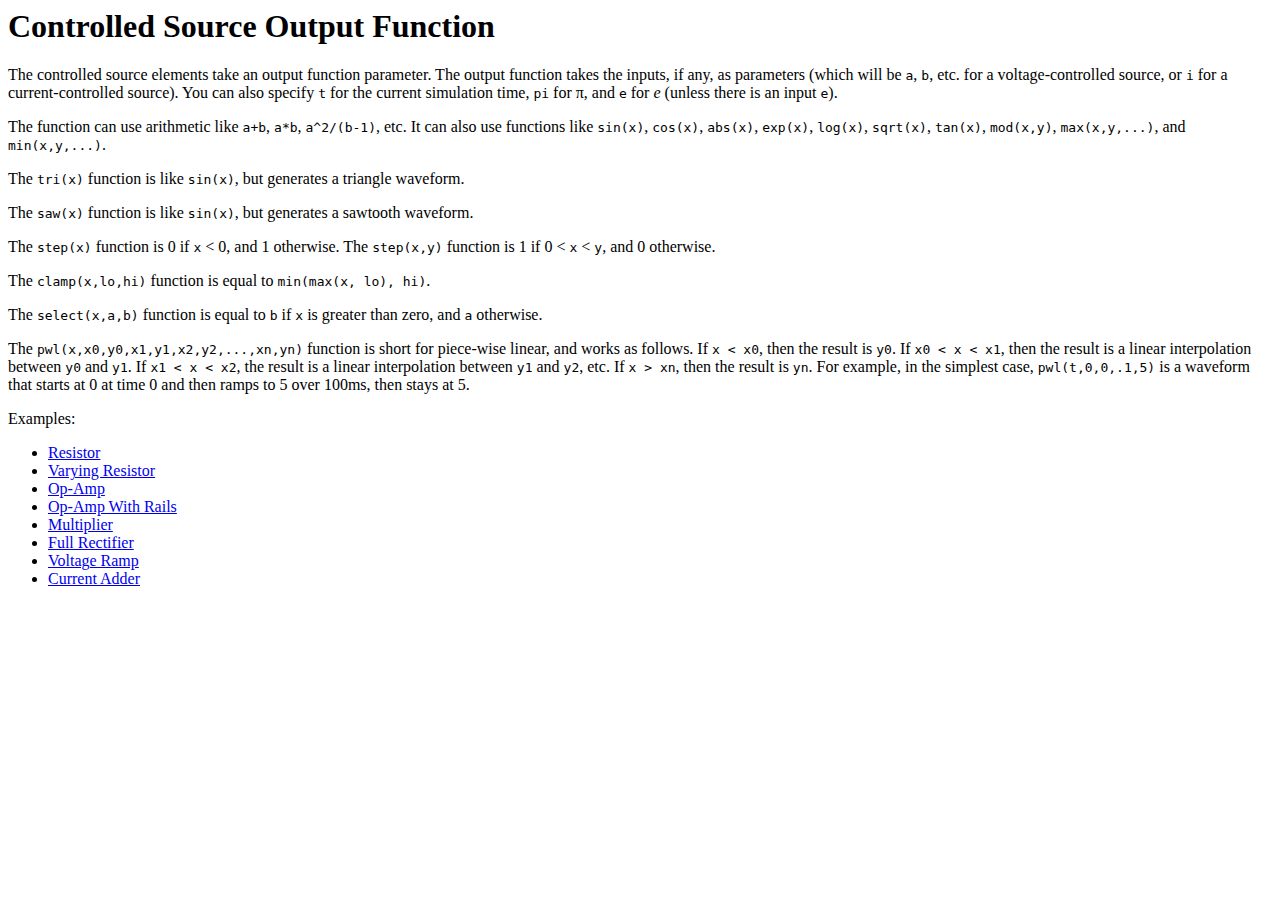
<file: it/customfunction.html>
<html><head>
<meta http-equiv="content-type" content="text/html; charset=windows-1252"><style>#header + #content > #left > #rlblock_left,
#content > #right > .dose > .dosesingle,
#content > #center > .dose > .dosesingle
{display:none !important;}</style><style>img[src="http://s05.flagcounter.com/count/pTvk/bg=FFFFFF/txt=000000/border=CCCCCC/columns=6/maxflags=36/viewers=0/labels=0/"]
{display:none !important;}</style></head><body><h1>Controlled Source Output Function</h1>
The controlled source elements take an output function parameter.  The output function takes the inputs, if any,
as parameters (which will be <tt>a</tt>, <tt>b</tt>, etc. for a voltage-controlled source, or <tt>i</tt> for a current-controlled source).  You
can also specify <tt>t</tt> for
the current simulation time, <tt>pi</tt> for &pi;, and <tt>e</tt> for <i>e</i> (unless there is an input <tt>e</tt>).
<p>
The function can use arithmetic like <tt>a+b</tt>, <tt>a*b</tt>, <tt>a^2/(b-1)</tt>, etc.  It can also use functions like
<tt>sin(x)</tt>,
<tt>cos(x)</tt>,
<tt>abs(x)</tt>,
<tt>exp(x)</tt>,
<tt>log(x)</tt>,
<tt>sqrt(x)</tt>,
<tt>tan(x)</tt>,
<tt>mod(x,y)</tt>,
<tt>max(x,y,...)</tt>,
and
<tt>min(x,y,...)</tt>.
</p><p>
The <tt>tri(x)</tt> function is like <tt>sin(x)</tt>, but generates a triangle waveform.
</p><p>
The <tt>saw(x)</tt> function is like <tt>sin(x)</tt>, but generates a sawtooth waveform.
</p><p>
The <tt>step(x)</tt> function is 0 if <tt>x</tt> < 0, and 1 otherwise.
The <tt>step(x,y)</tt> function is 1 if 0 < <tt>x</tt> < <tt>y</tt>, and 0 otherwise.
</p><p>
The <tt>clamp(x,lo,hi)</tt> function is equal to <tt>min(max(x, lo), hi)</tt>.
</p><p>
The <tt>select(x,a,b)</tt> function is equal to <tt>b</tt> if <tt>x</tt> is greater than zero, and <tt>a</tt> otherwise.
</p><p>
The <tt>pwl(x,x0,y0,x1,y1,x2,y2,...,xn,yn)</tt> function is short for piece-wise linear, and works as follows.  If <tt>x < x0</tt>, then
the result is <tt>y0</tt>.  If <tt>x0 < x < x1</tt>, then the result is a linear interpolation between <tt>y0</tt> and <tt>y1</tt>.
If <tt>x1 < x < x2</tt>, the result is a linear interpolation between <tt>y1</tt> and <tt>y2</tt>, etc.  If <tt>x > xn</tt>, then the
result is <tt>yn</tt>.  For example, in the simplest case, <tt>pwl(t,0,0,.1,5)</tt> is a waveform that starts at 0 at time 0 and then
ramps to 5 over 100ms, then stays at 5.
</p><p>
Examples:
<ul>
<li><a href="circuitjs.html?cct=$+1+0.000005+10.20027730826997+58+5+50%0A213+464+288+528+288+0+2+-(a-b)/1000%0Aw+464+288+464+240+0%0Aw+464+240+560+240+0%0Aw+560+240+560+288+0%0Aw+464+320+464+368+0%0Aw+464+368+560+368+0%0Aw+560+368+560+320+1%0Ag+464+368+464+400+0%0AR+464+240+464+176+0+0+40+5+0+0+0.5%0A">Resistor</a>
<li><a href="circuitjs.html?cct=$+1+0.000005+10.20027730826997+58+5+50%0A213+464+288+528+288+0+3+-(a-c)/(1000*(1%5Cpb))%0Aw+464+288+464+240+0%0Aw+464+240+560+240+0%0Aw+560+240+560+288+0%0Aw+464+384+560+384+0%0Aw+560+384+560+320+1%0Ag+464+384+464+416+0%0AR+464+240+464+176+0+0+40+5+0+0+0.5%0Aw+464+352+464+384+0%0AR+464+320+400+320+0+2+40+2+3+0+0.5%0A">Varying Resistor</a>
<li><a href="circuitjs.html?cct=$+1+0.000005+10.20027730826997+57+5+50%0Av+96+256+96+112+0+1+40+5+0+0+0.5%0Ag+96+256+96+304+0%0Aw+192+208+192+256+0%0Aw+336+176+336+256+0%0Ar+192+256+336+256+0+2000%0Ar+96+256+192+256+0+1000%0Aw+96+112+192+112+0%0Aw+192+112+192+176+0%0AO+336+176+400+176+0%0A212+192+176+288+176+0+2+(a-b)*1000%0Ag+288+208+288+224+0%0Aw+288+176+336+176+0%0Ao+0+64+0+4098+10+0.00009765625+0+2+0+3%0Ao+8+64+0+4098+20+0.00009765625+1+1%0A">Op-Amp</a>
<li><a href="circuitjs.html?cct=$+1+0.000005+10.20027730826997+57+5+50%0Av+96+336+96+176+0+1+40+5+0+0+0.5%0Ag+96+336+96+384+0%0Aw+160+208+160+336+0%0Aw+352+176+352+336+0%0Ar+160+336+352+336+0+2000%0Ar+96+336+160+336+0+1000%0AO+352+176+464+176+0%0A212+224+176+320+176+0+4+clamp((a-b)*1000,d,c)%0Aw+320+176+352+176+0%0Aw+160+208+224+208+0%0Aw+96+176+224+176+0%0Ag+320+208+320+224+0%0AR+224+240+192+240+0+0+40+10+0+0+0.5%0AR+224+272+192+272+0+0+40+-10+0+0+0.5%0Ao+0+64+0+4098+10+0.00009765625+0+2+0+3%0Ao+6+64+0+4098+20+0.00009765625+1+1%0A">Op-Amp With Rails</a>
<li><a href="circuitjs.html?cct=$+1+0.000005+10.20027730826997+50+5+50%0A212+496+272+544+272+0+2+a*b%0AR+496+272+448+272+0+1+40+5+0+0+0.5%0Aw+496+304+496+336+0%0AR+496+336+448+336+0+1+88+5+0+0+0.5%0Ag+592+304+592+320+0%0AO+592+272+672+272+0%0Ao+1+64+0+12291+24.99332860963738+0.0001+0+5+1+3+3+0+3+3+5+0%0A">Multiplier</a>
<li><a href="circuitjs.html?cct=$+1+0.000005+16.817414165184545+50+5+50%0A212+496+272+544+272+0+1+abs(a)%0AR+496+272+448+272+0+1+40+5+0+0+0.5%0Ag+592+304+592+320+0%0AO+592+272+672+272+0%0Ao+1+64+0+12291+5.000000000000001+0.0001+0+3+1+3+3+0%0A">Full Rectifier</a>
<li><a href="circuitjs.html?cct=$+1+0.000005+10.20027730826997+50+5+50%0A212+448+224+480+224+0+0+pwl(t,0,0,.1,5)%0Ag+544+256+544+288+0%0Ar+544+224+624+224+0+1000%0Ag+624+224+624+256+0%0Ao+2+64+0+4098+5+0.003125+0+2+2+3%0A">Voltage Ramp</a>
<li><a href="circuitjs.html?cct=$+1+0.000005+10.20027730826997+50+5+50%0A214+304+192+336+192+0+2+i%0A214+304+288+352+288+0+2+i%0A213+464+240+480+240+0+2+a%5Cpb%0Aw+400+192+464+192+0%0Aw+464+192+464+240+0%0Aw+400+288+464+288+0%0Aw+464+288+464+272+0%0Ag+400+224+400+256+0%0Ag+400+320+400+352+0%0Aw+560+240+560+208+0%0Aw+560+208+624+208+1%0Ar+624+208+624+304+0+1000%0Aw+560+272+560+304+0%0Aw+560+304+624+304+0%0Ag+624+304+624+320+0%0Ai+224+192+304+192+0+0.015%0Aw+224+192+224+224+0%0Aw+224+224+304+224+0%0Aw+224+288+224+320+0%0Aw+224+320+304+320+0%0Ai+224+288+304+288+0+0.005%0A">Current Adder</a>
</ul>
</body></html>
</file>
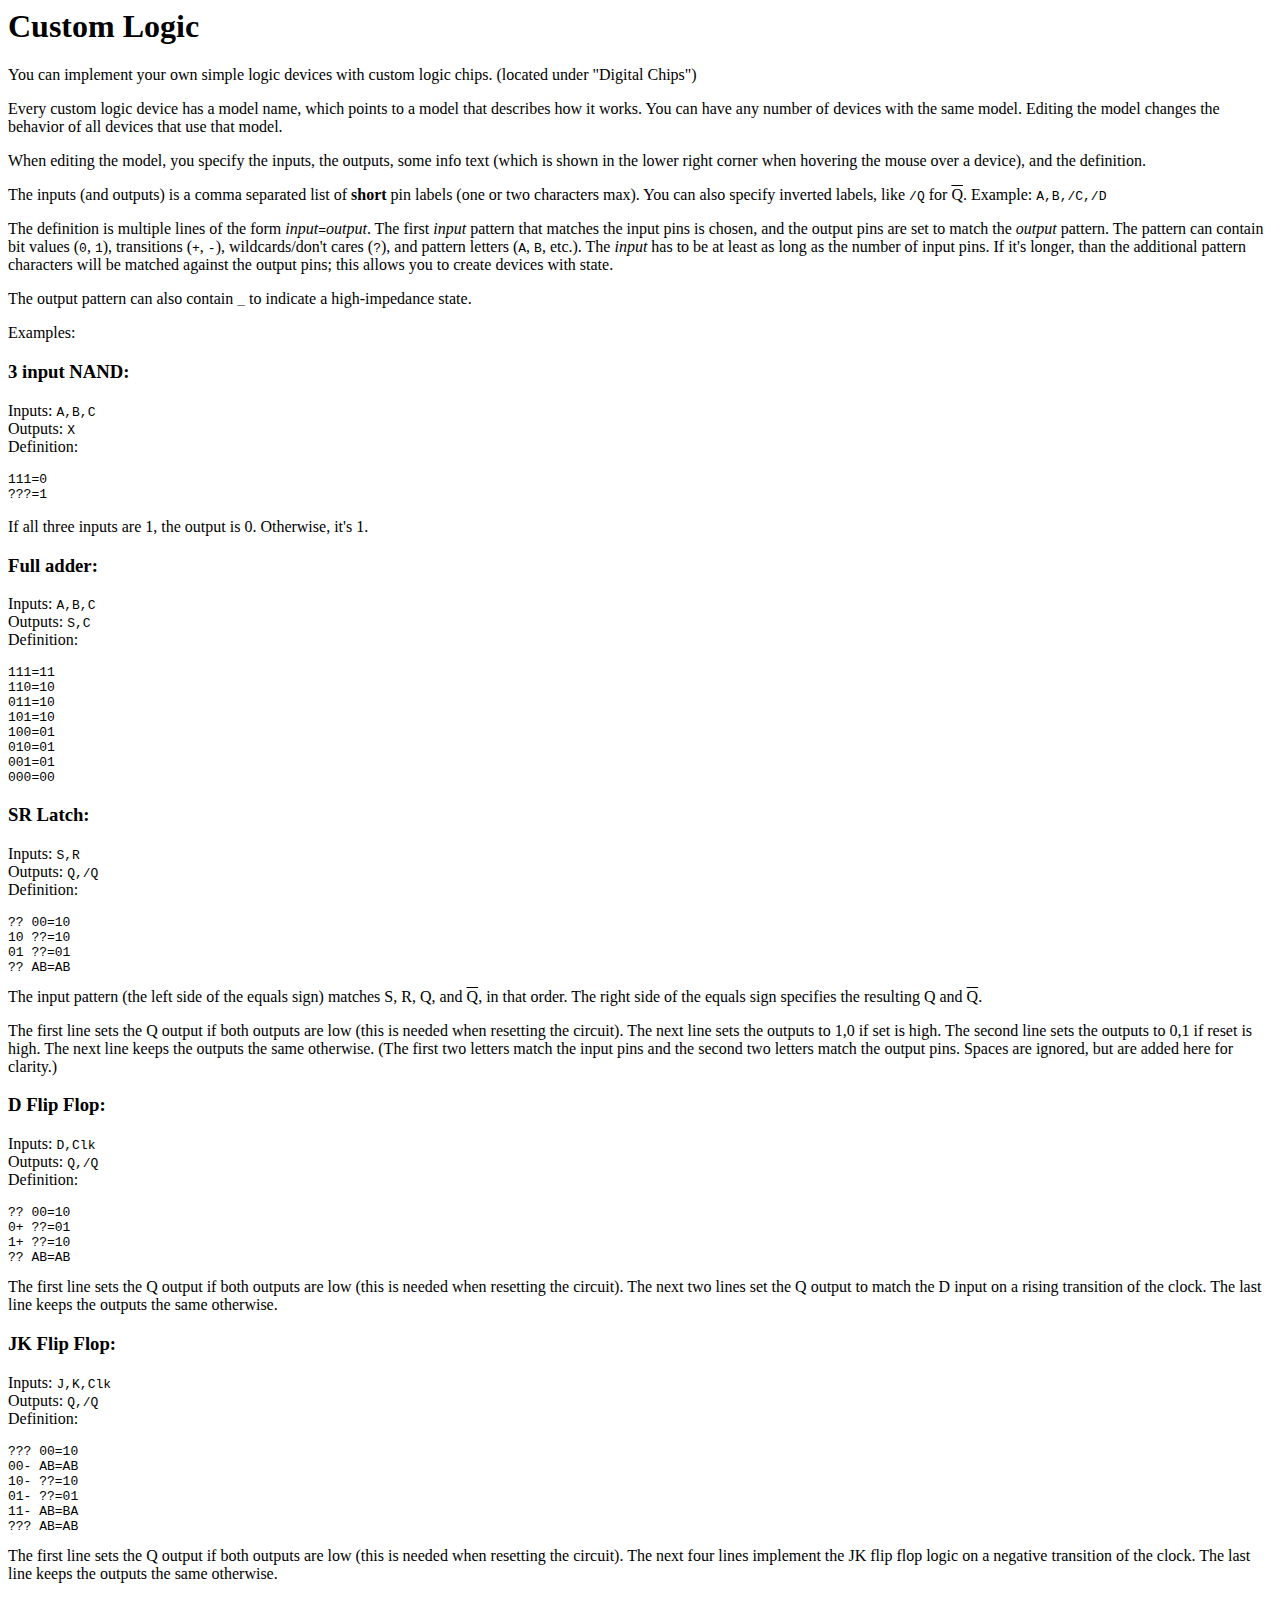
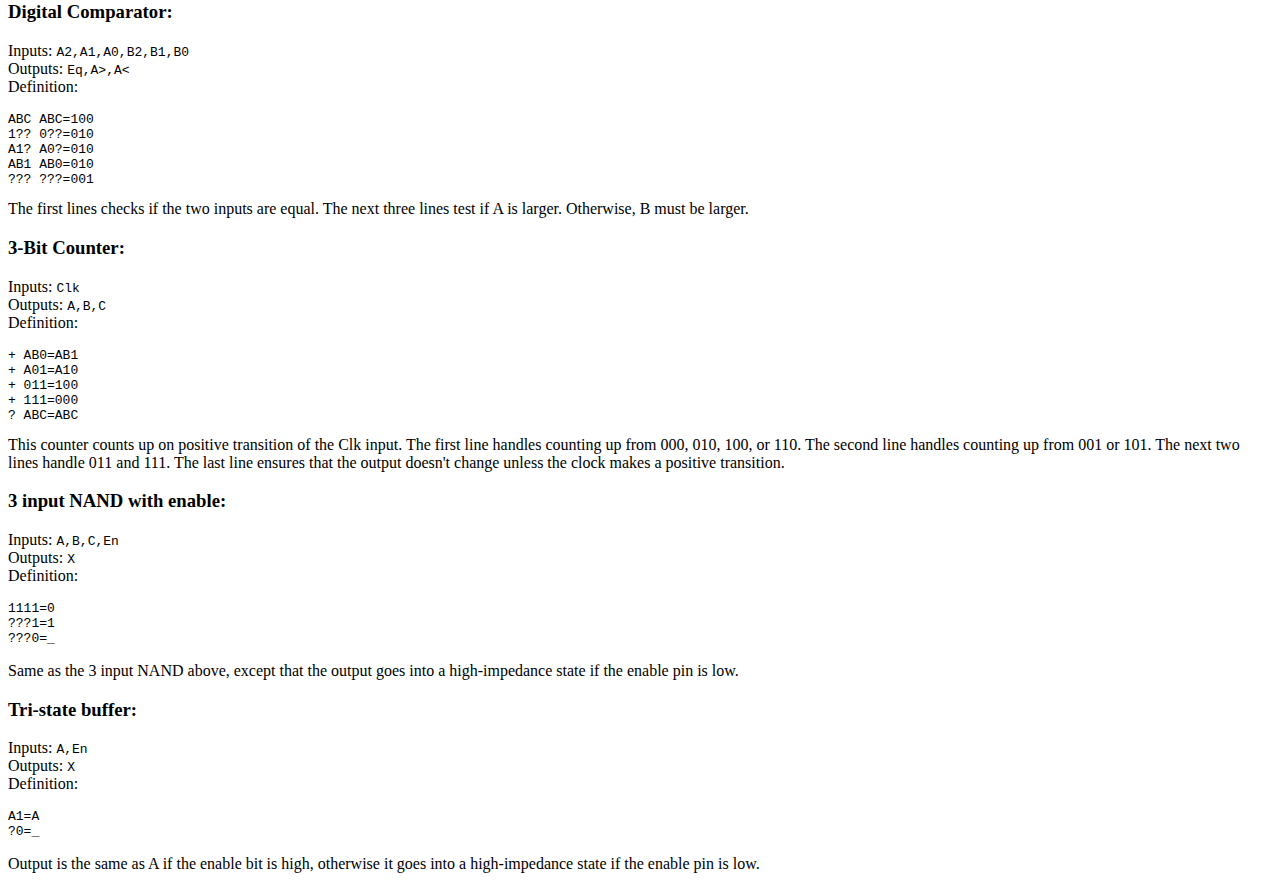
<file: it/customlogic.html>
<html><head>
<meta http-equiv="content-type" content="text/html; charset=windows-1252"><style>#header + #content > #left > #rlblock_left,
#content > #right > .dose > .dosesingle,
#content > #center > .dose > .dosesingle
{display:none !important;}</style><style>img[src="http://s05.flagcounter.com/count/pTvk/bg=FFFFFF/txt=000000/border=CCCCCC/columns=6/maxflags=36/viewers=0/labels=0/"]
{display:none !important;}</style></head><body><h1>Custom Logic</h1>
You can implement your own simple logic devices with custom logic chips.  (located under "Digital Chips")
<p>
Every custom logic device has a model name, which points to a model that describes how it works.  You can have any number of
devices with the same model.  Editing the model changes the behavior of all devices that use that model.
</p><p>
When editing the model, you specify the inputs, the outputs, some info text (which is shown in the lower right
corner when hovering the mouse over a device), and the definition.
</p><p>
The inputs (and outputs) is a comma separated list of <b>short</b> pin labels (one or two characters max).  You can also
specify inverted labels, like <tt>/Q</tt> for <span style="text-decoration: overline">Q</span>.  Example: <tt>A,B,/C,/D</tt>
</p><p>
The definition is multiple lines of the form <i>input</i><tt>=</tt><i>output</i>.  The first <i>input</i> pattern that matches the
input pins is chosen, and the output pins are set to match the <i>output</i> pattern.  The pattern can contain bit values
(<tt>0</tt>, <tt>1</tt>), transitions (<tt>+</tt>, <tt>-</tt>), wildcards/don't cares (<tt>?</tt>), and pattern letters
(<tt>A</tt>, <tt>B</tt>, etc.).  The <i>input</i> has to be at least as long as the number of input pins.  If it's longer,
than the additional pattern characters will be matched against the output pins; this allows you to create devices with state.
</p><p>
The output pattern can also contain <tt>_</tt> to indicate a high-impedance state.
</p><p>
Examples: 
</p><p>
</p><h3> 3 input NAND: </h3>
<p>
Inputs: <tt>A,B,C</tt><br>
Outputs: <tt>X</tt><br>
Definition:</p><pre>111=0
???=1
</pre>
<p>
If all three inputs are 1, the output is 0.  Otherwise, it's 1.
</p><p>
</p><h3>Full adder:</h3>
<p>
Inputs: <tt>A,B,C</tt><br>
Outputs: <tt>S,C</tt><br>
Definition:</p><pre>111=11
110=10
011=10
101=10
100=01
010=01
001=01
000=00
</pre>
<h3>SR Latch:</h3>
<p>
Inputs: <tt>S,R</tt><br>
Outputs: <tt>Q,/Q</tt><br>
Definition:</p><pre>?? 00=10
10 ??=10
01 ??=01
?? AB=AB
</pre>
The input pattern (the left side of the equals sign) matches S, R, Q, and
<span style="text-decoration: overline">Q</span>, in that order.  The right side of
the equals sign specifies the resulting Q and
<span style="text-decoration: overline">Q</span>.
<p>
The first line sets the Q output if both outputs are low (this is needed
 when resetting the circuit).
The next line sets the outputs to 1,0 if set is high.  The second line 
sets the outputs to 0,1 if reset is high.  The next
line keeps the outputs the same otherwise.  (The first two letters match
 the input pins and the second two letters match the output
pins.  Spaces are ignored, but are added here for clarity.)
</p><h3>D Flip Flop:</h3>
<p>
Inputs: <tt>D,Clk</tt><br>
Outputs: <tt>Q,/Q</tt><br>
Definition:</p><pre>?? 00=10
0+ ??=01
1+ ??=10
?? AB=AB
</pre>
The first line sets the Q output if both outputs are low (this is needed when resetting the circuit).
The next two lines set the Q output to match the D input on a rising transition of the clock.  The last 
line keeps the outputs the same otherwise.
<h3>JK Flip Flop:</h3>
<p>
Inputs: <tt>J,K,Clk</tt><br>
Outputs: <tt>Q,/Q</tt><br>
Definition:</p><pre>??? 00=10
00- AB=AB
10- ??=10
01- ??=01
11- AB=BA
??? AB=AB
</pre>
The first line sets the Q output if both outputs are low (this is needed when resetting the circuit).
The next four
lines implement the JK flip flop logic
on a negative transition of the clock.  The last line keeps the outputs the same otherwise.
<h3>Digital Comparator:</h3>
<p>
Inputs: <tt>A2,A1,A0,B2,B1,B0</tt><br>
Outputs: <tt>Eq,A&gt;,A&lt;</tt><br>
Definition:</p><pre>ABC ABC=100
1?? 0??=010
A1? A0?=010
AB1 AB0=010
??? ???=001
</pre>
The first lines checks if the two inputs are equal.  The next three lines test if A is larger.  Otherwise, B must be larger.
<p>
<h3>3-Bit Counter:</h3>
<p>
Inputs: <tt>Clk</tt><br>
Outputs: <tt>A,B,C</tt><br>
Definition:</p><pre>+ AB0=AB1
+ A01=A10
+ 011=100
+ 111=000
? ABC=ABC
</pre>
This counter counts up on positive transition of the Clk input.  The first line handles counting up from 000, 010, 100, or 110.  The second line handles counting up from 001 or 101.  The next two lines handle 011 and 111.  The last line ensures that the output doesn't change unless the clock makes a positive transition.
</p><h3> 3 input NAND with enable: </h3>
<p>
Inputs: <tt>A,B,C,En</tt><br>
Outputs: <tt>X</tt><br>
Definition:</p><pre>1111=0
???1=1
???0=_
</pre>
<p>
Same as the 3 input NAND above, except that the output goes into a high-impedance state if the enable pin is low.
</p><p>
</p><h3> Tri-state buffer: </h3>
<p>
Inputs: <tt>A,En</tt><br>
Outputs: <tt>X</tt><br>
Definition:</p><pre>A1=A
?0=_
</pre>
<p>
Output is the same as A if the enable bit is high, otherwise it
goes into a high-impedance state if the enable pin is low.
</p><p>
</body></html>
</body></html>
</file>
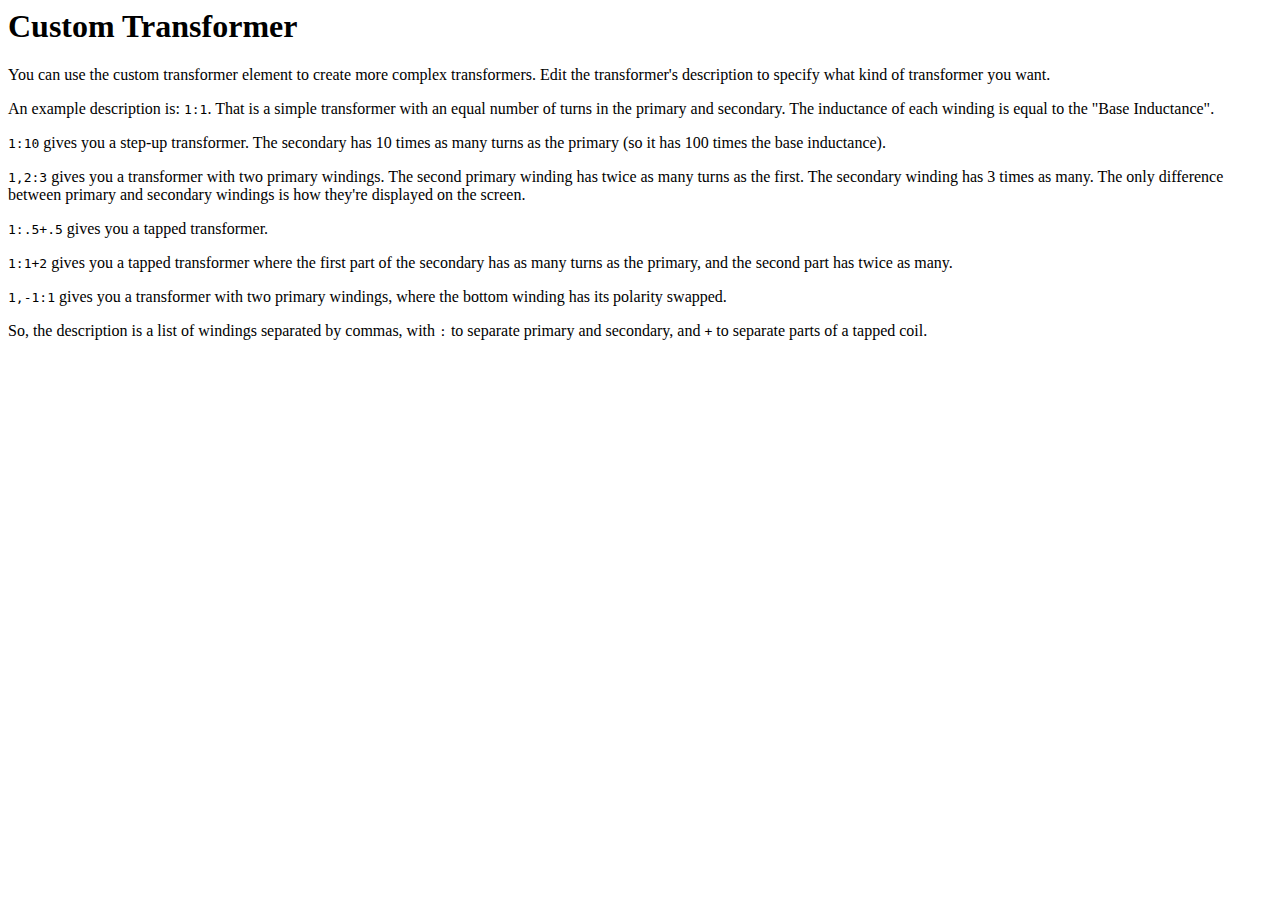
<file: it/customtransformer.html>
<html><head>
<meta http-equiv="content-type" content="text/html; charset=windows-1252"><style>#header + #content > #left > #rlblock_left,
#content > #right > .dose > .dosesingle,
#content > #center > .dose > .dosesingle
{display:none !important;}</style><style>img[src="http://s05.flagcounter.com/count/pTvk/bg=FFFFFF/txt=000000/border=CCCCCC/columns=6/maxflags=36/viewers=0/labels=0/"]
{display:none !important;}</style></head><body><h1>Custom Transformer</h1>
You can use the custom transformer element to create more complex transformers.  Edit the transformer's description
to specify what kind of transformer you want.
<p>
An example description is: <tt>1:1</tt>.  That is a simple transformer with an equal number of turns in the primary
and secondary.  The inductance of each winding is equal to the "Base Inductance".
<p>
<tt>1:10</tt> gives you a step-up transformer.  The secondary has 10 times as many turns as the primary (so
it has 100 times the base inductance).
<p>
<tt>1,2:3</tt> gives you a transformer with two primary windings.  The second primary winding has twice as many
turns as the first.  The secondary winding has 3 times as many.  The only difference between primary and secondary
windings is how they're displayed on the screen.
<p>
<tt>1:.5+.5</tt> gives you a tapped transformer.
<p>
<tt>1:1+2</tt> gives you a tapped transformer where the first part of the secondary has as many turns as the primary,
and the second part has twice as many.
<p>
<tt>1,-1:1</tt> gives you a transformer with two primary windings, where the bottom winding has its polarity swapped.
<p>
So, the description is a list of windings separated by commas, with <tt>:</tt> to separate primary and secondary,
and <tt>+</tt> to separate parts of a tapped coil.
</body></html>
</file>
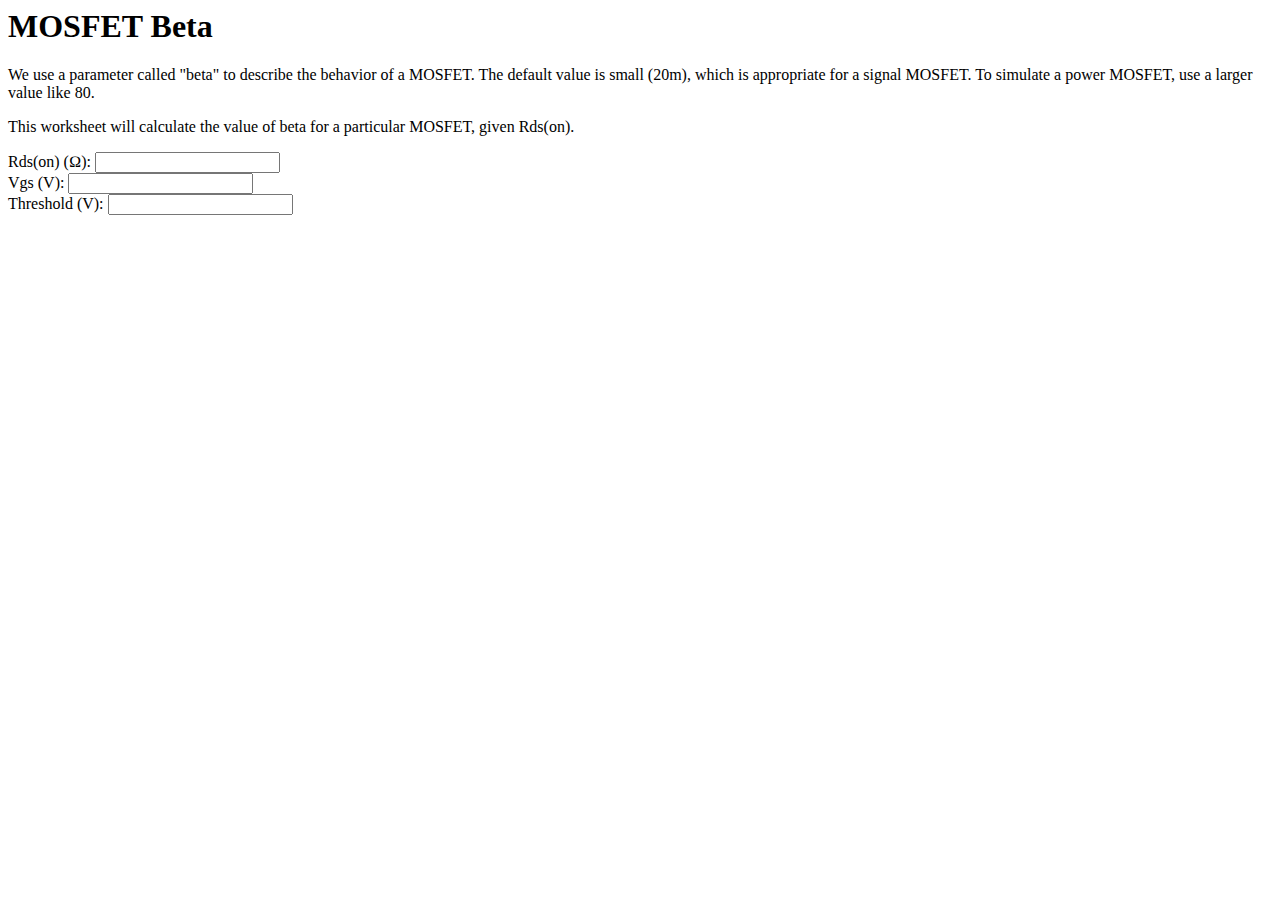
<file: it/mosfet-beta.html>
<html><head>
<meta http-equiv="content-type" content="text/html; charset=windows-1252"><style>#header + #content > #left > #rlblock_left,
#content > #right > .dose > .dosesingle,
#content > #center > .dose > .dosesingle
{display:none !important;}</style><style>img[src="http://s05.flagcounter.com/count/pTvk/bg=FFFFFF/txt=000000/border=CCCCCC/columns=6/maxflags=36/viewers=0/labels=0/"]
{display:none !important;}</style></head><body><h1>MOSFET Beta</h1>
We use a parameter called "beta" to describe the behavior of a MOSFET.  The default value is small (20m), which is appropriate for a signal MOSFET.  To simulate
a power MOSFET, use a larger value like 80.
<p>
This worksheet will calculate the value of beta for a particular MOSFET, given Rds(on).
<p>

<script>


function units(x) {
	 x = x.trim();
   if (x.match(/m$/)) {
       x = x.replace(/m$/, "");
  	return .001 * x;
   }
   // don't think we need this but you never know
   if (x.match(/u$/)) {
       x = x.replace(/u$/, "");
       return 1e-6 * x;
   }
   
   return x;
}

function calc() {
   var rds = units(document.getElementById('rds').value);
   var vgs = units(document.getElementById('vgs').value);
   var vt = units(document.getElementById('vt').value);
   var beta = Math.abs(1/(rds*(vgs-vt)));
   document.getElementById('result').innerHTML = "beta = " + beta;
}

</script>
<form action="/action_page.php">
  Rds(on) (&#x2126;): <input type="text" id="rds" oninput="calc()"><br>
  Vgs (V): <input type="text" id="vgs" oninput="calc()"><br>
  Threshold (V): <input type="text" id="vt" oninput="calc()"><br>
</form>
<div id="result">

</div>

</body></html>
</file>
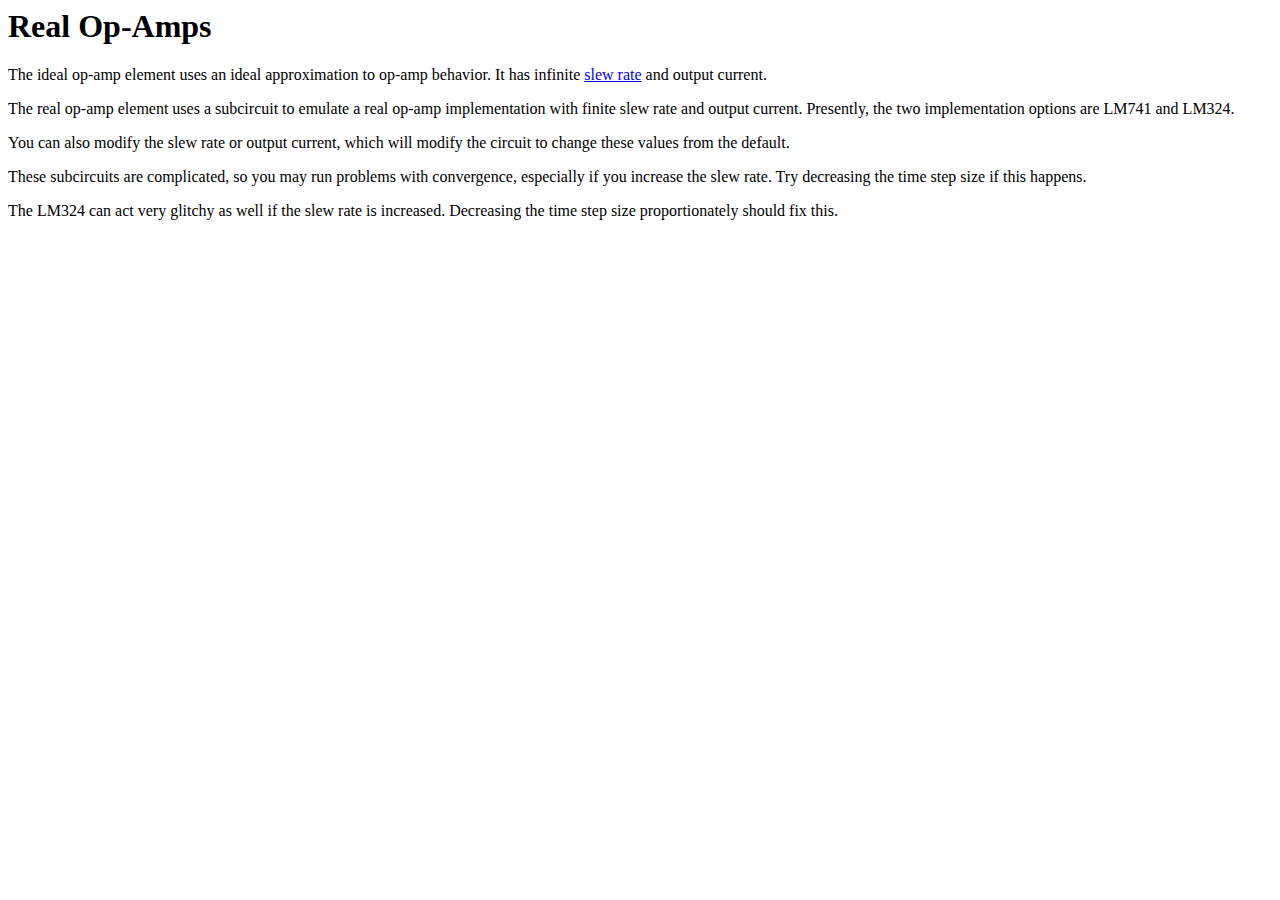
<file: it/opampreal.html>
<html><head>
<meta http-equiv="content-type" content="text/html; charset=windows-1252"><style>#header + #content > #left > #rlblock_left,
#content > #right > .dose > .dosesingle,
#content > #center > .dose > .dosesingle
{display:none !important;}</style><style>img[src="http://s05.flagcounter.com/count/pTvk/bg=FFFFFF/txt=000000/border=CCCCCC/columns=6/maxflags=36/viewers=0/labels=0/"]
{display:none !important;}</style></head><body><h1>Real Op-Amps</h1>
The ideal op-amp element uses an ideal approximation to op-amp behavior.  It has infinite <a href="https://en.wikipedia.org/wiki/Slew_rate">slew rate</a>
and output current.
<p>
The real op-amp element uses a subcircuit to emulate a real op-amp implementation with finite slew rate and output current.  Presently,
the two implementation options are LM741 and LM324.
<p>
You can also modify the slew rate or output current, which will modify the circuit to change these values from the default.
<p>
These subcircuits are complicated, so you may run problems with convergence, especially if you increase the slew rate.  Try decreasing
the time step size if this happens.
<p>
The LM324 can act very glitchy as well if the slew rate is increased.  Decreasing the time step size proportionately should fix this.
</body></html>
</file>
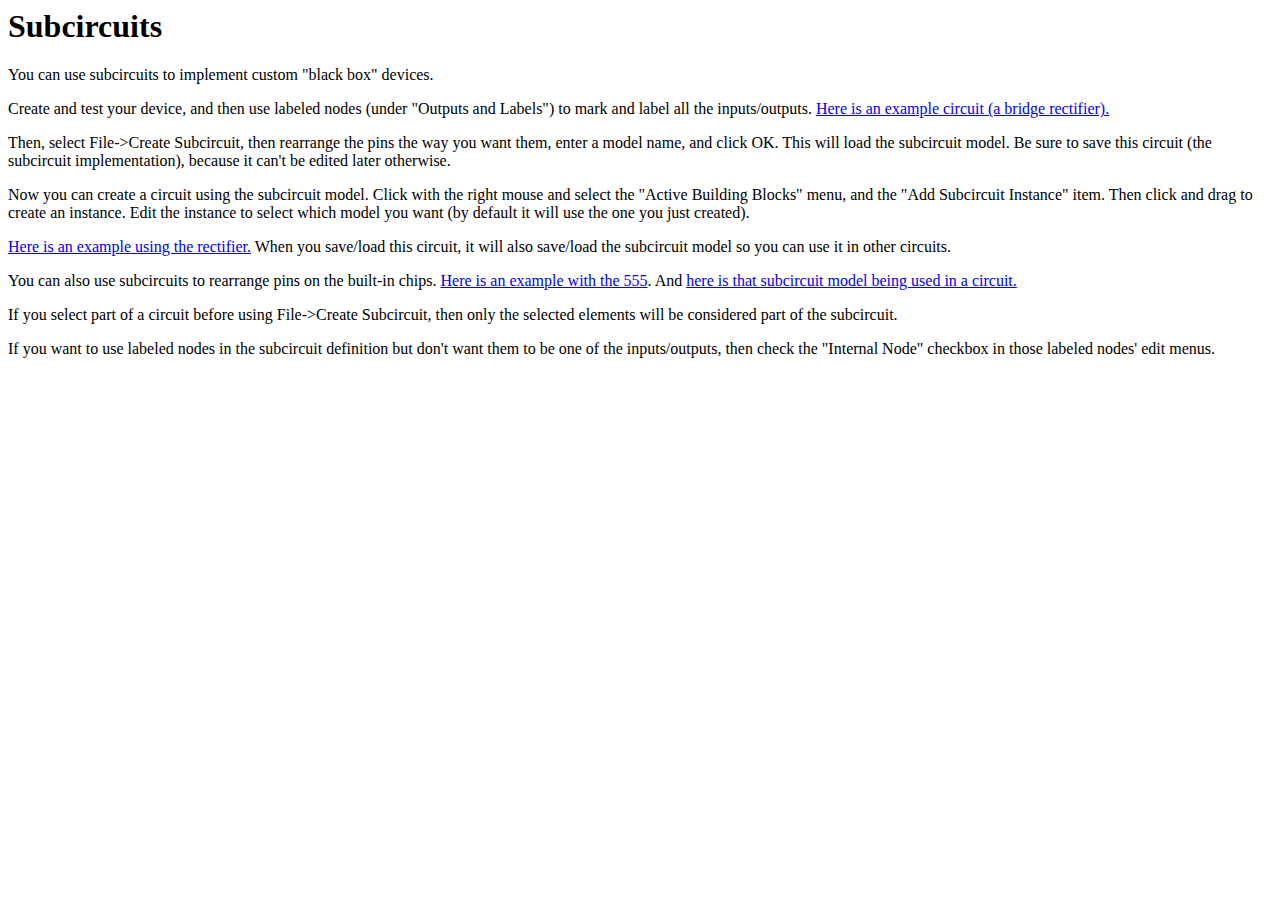
<file: it/subcircuits.html>
<html><head>
<meta http-equiv="content-type" content="text/html; charset=windows-1252"><style>#header + #content > #left > #rlblock_left,
#content > #right > .dose > .dosesingle,
#content > #center > .dose > .dosesingle
{display:none !important;}</style><style>img[src="http://s05.flagcounter.com/count/pTvk/bg=FFFFFF/txt=000000/border=CCCCCC/columns=6/maxflags=36/viewers=0/labels=0/"]
{display:none !important;}</style></head><body><h1>Subcircuits</h1>
You can use subcircuits to implement custom "black box" devices.
<p>
Create and test your device, and then use labeled nodes (under "Outputs and Labels") to mark and label all the inputs/outputs.  <a href="circuitjs.html?cct=$+1+0.000005+10.20027730826997+53+5+50%0Aw+304+64+304+128+0%0Ad+304+128+368+192+2+default%0Ad+304+256+368+192+2+default%0Ad+240+192+304+128+2+default%0Ad+240+192+304+256+2+default%0Aw+304+256+304+352+0%0Aw+368+192+416+192+0%0A207+304+64+304+16+4++in%5Cp%0A207+304+352+304+400+4++in-%0A207+416+192+480+192+4++out%5Cp%0A207+240+192+160+192+4++out-%0A">Here is an example circuit (a bridge rectifier).</a>
<p>
Then, select File->Create Subcircuit, then rearrange the pins the way you want them, enter a model name, and click OK.  This will load the subcircuit model.
Be sure to save this circuit (the subcircuit implementation), because it can't be edited later otherwise.
<p>
Now you can create a circuit using the subcircuit model.  Click with the right mouse and select the "Active Building Blocks" menu, and the "Add Subcircuit Instance" item.  Then click
and drag to create an instance.  Edit the instance to select which model you want (by default it will use the one you just created).
<p>
<a href="circuitjs.html?cct=$+1+0.000005+10.20027730826997+59+5+50%0A.+fullrect+0+2+2+4+in%5Cp+1+0+2+in-+3+1+2+out%5Cp+2+0+3+out-+4+1+3+DiodeElm%5Cs1%5Cs2%5CrDiodeElm%5Cs3%5Cs2%5CrDiodeElm%5Cs4%5Cs1%5CrDiodeElm%5Cs4%5Cs3+2%5C%5Csdefault%5Cs2%5C%5Csdefault%5Cs2%5C%5Csdefault%5Cs2%5C%5Csdefault%0A410+688+288+784+368+1+fullrect+2%5Csdefault+2%5Csdefault+2%5Csdefault+2%5Csdefault%0Aw+688+288+688+240+0%0Aw+688+320+688+368+0%0Aw+688+368+640+368+0%0Aw+688+240+640+240+0%0Av+640+368+640+240+0+1+40+5+0+0+0.5%0Aw+784+288+784+240+0%0Aw+784+320+784+368+0%0Aw+784+368+832+368+0%0Ar+832+240+832+368+0+1000%0Aw+784+240+832+240+0%0Ao+9+64+0+4099+5+0.025+0+2+9+3%0A">Here is an example using the rectifier.</a>  When you save/load this circuit, it will also save/load the subcircuit model so you can use it in other circuits.
<p>
You can also use subcircuits to rearrange pins on the built-in chips.  <a href="circuitjs.html?cct=$+1+0.000005+10.20027730826997+50+5+50%0A165+800+368+848+368+6+0%0A207+864+336+864+288+0+Vin%0A207+800+400+752+400+0+dis%0A207+800+464+736+464+0+tr%0A207+800+496+736+496+0+th%0A207+864+528+864+592+0+ctl%0A207+896+528+896+592+0+gnd%0A207+928+432+992+432+0+out%0A207+928+400+992+400+0+rst%0A">Here is an example with the 555</a>.  And <a href="circuitjs.html?cct=$+1+0.000005+5.023272298708815+64+7+50%0Aw+112+192+112+224+0%0Aw+112+224+176+224+0%0Ac+112+224+112+288+0+3e-7+6.326871610496845%0Ag+112+288+112+304+0%0Ar+112+192+112+64+0+1000000%0Aw+112+64+240+64+0%0AR+112+64+80+64+0+0+40+10+0+0+0.5%0AO+352+160+416+160+0%0Aw+240+64+304+64+0%0Aw+304+64+304+128+0%0Aw+352+160+352+32+0%0Ar+352+32+160+32+0+10000%0Aw+160+32+160+96+0%0Aw+112+192+160+192+0%0A.+555+0+2+4+8+ctl+5+3+3+dis+1+1+3+gnd+8+0+2+out+6+2+2+rst+7+3+2+th+3+2+3+tr+2+1+2+Vin+4+0+3+TimerElm%5Cs1%5Cs2%5Cs3%5Cs4%5Cs5%5Cs6%5Cs7%5Cs8+6%5C%5Cs0%0A410+208+128+224+160+1+555+6%5Cs9.999632723888661%0Aw+304+128+336+128+0%0Aw+336+128+336+272+0%0Aw+336+272+208+272+0%0Aw+160+192+176+192+0%0Aw+176+192+176+160+0%0Aw+176+160+208+160+0%0Aw+208+192+192+192+0%0Aw+176+224+176+288+0%0Aw+176+288+320+288+0%0Aw+320+288+320+192+0%0Aw+320+192+304+192+0%0Aw+160+96+160+192+0%0Aw+160+96+320+96+0%0Ag+208+128+208+144+0%0Aw+208+224+208+272+0%0Aw+192+192+192+320+0%0Aw+192+320+352+320+0%0Aw+352+320+352+160+0%0Ao+2+32+0+4099+10+0.00078125+0+2+2+3%0Ao+7+16+0+4106+10+0.00009765625+1+1%0A">here is that subcircuit model being used in a circuit.</a>
<p>
If you select part of a circuit before using File->Create Subcircuit, then only the selected elements will be considered part of
the subcircuit.
<p>
If you want to use labeled nodes in the subcircuit definition but don't want them to be one of the inputs/outputs, then check the "Internal Node"
checkbox in those labeled nodes' edit menus.
</body></html>
</file>
<file: style.css>
body{ font-size: 14px; background: #f4f8fb; overflow-x:hidden;  }
a{text-decoration: none;}
a:hover{text-decoration: none;}
svg.icon { width: 14px; height: 14px; margin: 0 5px 0 8px; vertical-align: -0.15em; fill: currentColor; overflow: hidden;}
/*menu*/
.navbar-light .navbar-nav .nav-link{ color: #fff; }
.navbar-light .navbar-nav .active .nav-link{ color: #fff; }
.navbar-light .navbar-nav .nav-link:hover{ color: #fff; }
.navbar-light .navbar-toggler { color: #fff; }
/* --- search --- */
#search{width:100%;margin:0; padding: 0 0 10px; position: relative; z-index: 2000;  border-radius: 5px;}
#search form{position:relative}
#search-text{width:100%;height:50px; line-height: 50px; text-indent: 10px; font-size:16px;border-radius:5px;background-color:#fff; border:none; box-shadow: 0 0.5rem 0.625rem #d4d4d44d;transition: 0.3s all linear;}
#search-text:focus{background: #fff; box-shadow: 0 0px 24px 0 rgba(50, 50, 50, 0.08); border-color: #fff; }
#search button{position:absolute;top:0;right:0;background:none;border:0; border-radius:20px;width:60px;height:36px;margin:7px 0 0;line-height:36px;border-radius:3px; outline: none;}
#search button:hover{cursor:pointer}
#search button i{color:#ddd;font-size:18px}
.search-group{display:none;padding-left:75px}
.s-current .search-type{padding-left:0;display:block}
.s-current{display:block}
#search-list{position:relative}
.s-type{position:absolute;top:0;left:0;z-index:13;width:75px}
.s-type:hover{height:auto}
.s-type>span{display:block;height:31px;width:75px}
.s-type-list{display:none;position:absolute;top:31px;padding:9pt 0;width:70px;background:#fff;border-radius:5px;box-shadow:0 9px 20px rgba(0,0,0,.16)}
.s-type-list:before{position:absolute;top:-1pc;left:20px;content:'';display:block;width:0;height:0;border:10px solid transparent;border-bottom-color:#fff}
.s-type-list label{display:block;font-size:15px;text-align:center;font-weight:normal;margin-bottom:0;padding:2px 0;cursor:pointer;transition:.3s}
.s-type-list label:hover{background:rgba(136,136,136,.1)}
.s-type-list .tile-lg{color:#fff;width:3pc;height:3pc;font-size:1.25rem;line-height:3rem;border-radius:.3rem;display:block;margin:auto}
.s-type:hover .s-type-list{display:block}
.type-text{position:absolute;left:0;width:75px;padding-left:9pt;font-size:1pc;line-height:31px}
/*.type-text:after{content:"\f105";font-family:FontAwesome;margin:0 0 0 15px}*/
.search-type{white-space:nowrap;margin:0}.search-type label{margin:0}
.search-type li{display:inline-block; background: rgb(255 255 255 / 0.4); border-radius: 3px 3px 0 0;}
.search-type li label{display:inline-block;padding:0 11px;font-size:14px;line-height:31px;border-radius:3px 3px 0 0;cursor:pointer}
.search-type input:checked+label,.search-type input:hover+label{background-color:#fff;}
#search-text::-webkit-input-placeholder {color: #bbb;}
#word{ position: absolute; list-style: none; top:55px; left: 0px; width: 100%; background: rgba(259,259,259,0.9); border-radius: 5px; z-index:20000; padding: 15px 10px; box-shadow: 0 0 10px #aaa; }
#word li{ height:35px; padding: 0 5px; text-indent: 30px; background: url(sou.svg) no-repeat 5px; background-size: 20px;  line-height: 35px; cursor: pointer; font-size: 16px; border-radius: 5px;}
#word li:hover{ background-color: #ddd;}
.set-check{margin-top:3px;font-size:9pt}.set-check label{margin-left:3px}
.set-check input,.set-check label{opacity:0;transition:all .3s ease}
.search-type li{list-style:none;display:inline-block}
.mylist{list-style: none; padding:10px 20px; position: relative; z-index: 1000; margin: 20px 0; border-radius: 5px; background: #fff; box-shadow: 0 0.5rem 0.625rem #d4d4d44d}
.mylist li.col-3{ width: 100px; transition: 0.3s all linear; font-size: 14px; overflow: hidden; padding:10px 0; border-radius: 10px;}
.mylist li.col-3 svg{ display: block; width: 45px; height: 45px; padding: 8px; background: #fff;border: 1px solid #eee;  border-radius:10px; margin: 0 auto; }
.mylist li.col-3:hover{ background: #eee; }
.mylist li.col-3 span{ width: 100%; display: block; height: 26px; line-height: 26px; text-align:center; font-size: 14px; }

.mylist li a {  color: #000; display: block;}
.mylist li.title{width: 100%; min-width: auto; margin: 0; height: 35px; font-size: 16px; line-height: 33px; padding: 0 20px 0 10px; border-bottom: 1px solid #eee; margin-bottom: 10px;}
.banner-video {
    position: absolute;
    width: 100%;
    overflow: hidden;
    left: 0; top:0;
    max-height: 750px;
}
.banner-video video{width:2048px; float:left; }
.banner-video img{width:1920px; float:left; }
.bottom-cover{ width: 100%; height: 50%; position: absolute; bottom:0px; z-index: 10; }

@media screen and (min-width:1200px){
    .mylist li.col-3{ min-width: 132px;}
}
@media screen and (min-width:992px) and (max-width:1200px){
    .mylist li.col-3{ min-width: 110px;}
}

@media screen and (max-width: 992px){
    #he-plugin-simple{ display: none !important; }
    .banner-video video{width:1200px; }
    .banner-video img{width:1200px; }
    div#navbarsExample05 { background: rgba(0, 0, 0, 0.8); padding: 10px 30px; border-radius: 20px;}
}
@media screen and (max-width:767px){
    .banner-video video{width:960px; }
    .banner-video img{width:960px; }
    .s-type-list label{padding:5px 0}
    .search-type{overflow:hidden}
    .search-list{height:30px;overflow-y:hidden;overflow-x:scroll;white-space:nowrap}
    .mylist{ border-radius: 8px;}
    .mylist li.col-3{ margin: 5px 0 5px;}
    .mylist li.col-3 svg{ width: 30px; height: 30px; padding: 5px;border-radius: 5px;}
    .mylist li.col-3 span{ font-size: 12px; }


}
@media screen and (max-width:560px){
}



::-webkit-scrollbar {
    width: 8px;
    height: 8px;
    border-radius: 4px;
}

::-webkit-scrollbar-track {
    background: #eee;
    border-radius: 0px;
}

::-webkit-scrollbar-thumb {
    background: #ddd;
    border-radius: 0px;
}

::-webkit-scrollbar-thumb:hover {
    background: #ccc;
}

::-webkit-scrollbar-corner {
    background: #ddd;
}

/* --- 返回顶部 --- */
.actGotop{position:fixed; bottom:50px; right:30px; width:32px; height:64px; display:none;z-index:999;}
.actGotop a,.actGotop a:link{width:32px;height:64px;display:inline-block; background:url(../images/gotop.png) no-repeat;z-index:999;}
</file>
<file: game1/css/style.css>
html,
body {
  height: 100%;
  margin: 0;
}

body {
  font-family: Arial, Verdana, sans-serif;
  cursor: grab;
  display: flex;
  justify-content: center;
  align-items: center;
  color: white;
  background-color: #1e1a33;
}

div,
i {
  user-select: none;
  pointer-events: none;
}

i {
  position: fixed;
  color: white;
  top: -10%;
  z-index: 9999;
  animation-name: snowflakes-fall, snowflakes-shake;
  animation-duration: 10s, 3s;
  animation-timing-function: linear, ease-in-out;
  animation-iteration-count: infinite, infinite;
  animation-play-state: running, running;
}

@keyframes snowflakes-fall {
  0% {
    top: -10%;
  }
  100% {
    top: 100%;
  }
}

@keyframes snowflakes-shake {
  0% {
    transform: translateX(0px);
  }
  50% {
    transform: translateX(80px);
  }
  100% {
    transform: translateX(0px);
  }
}
</file>
